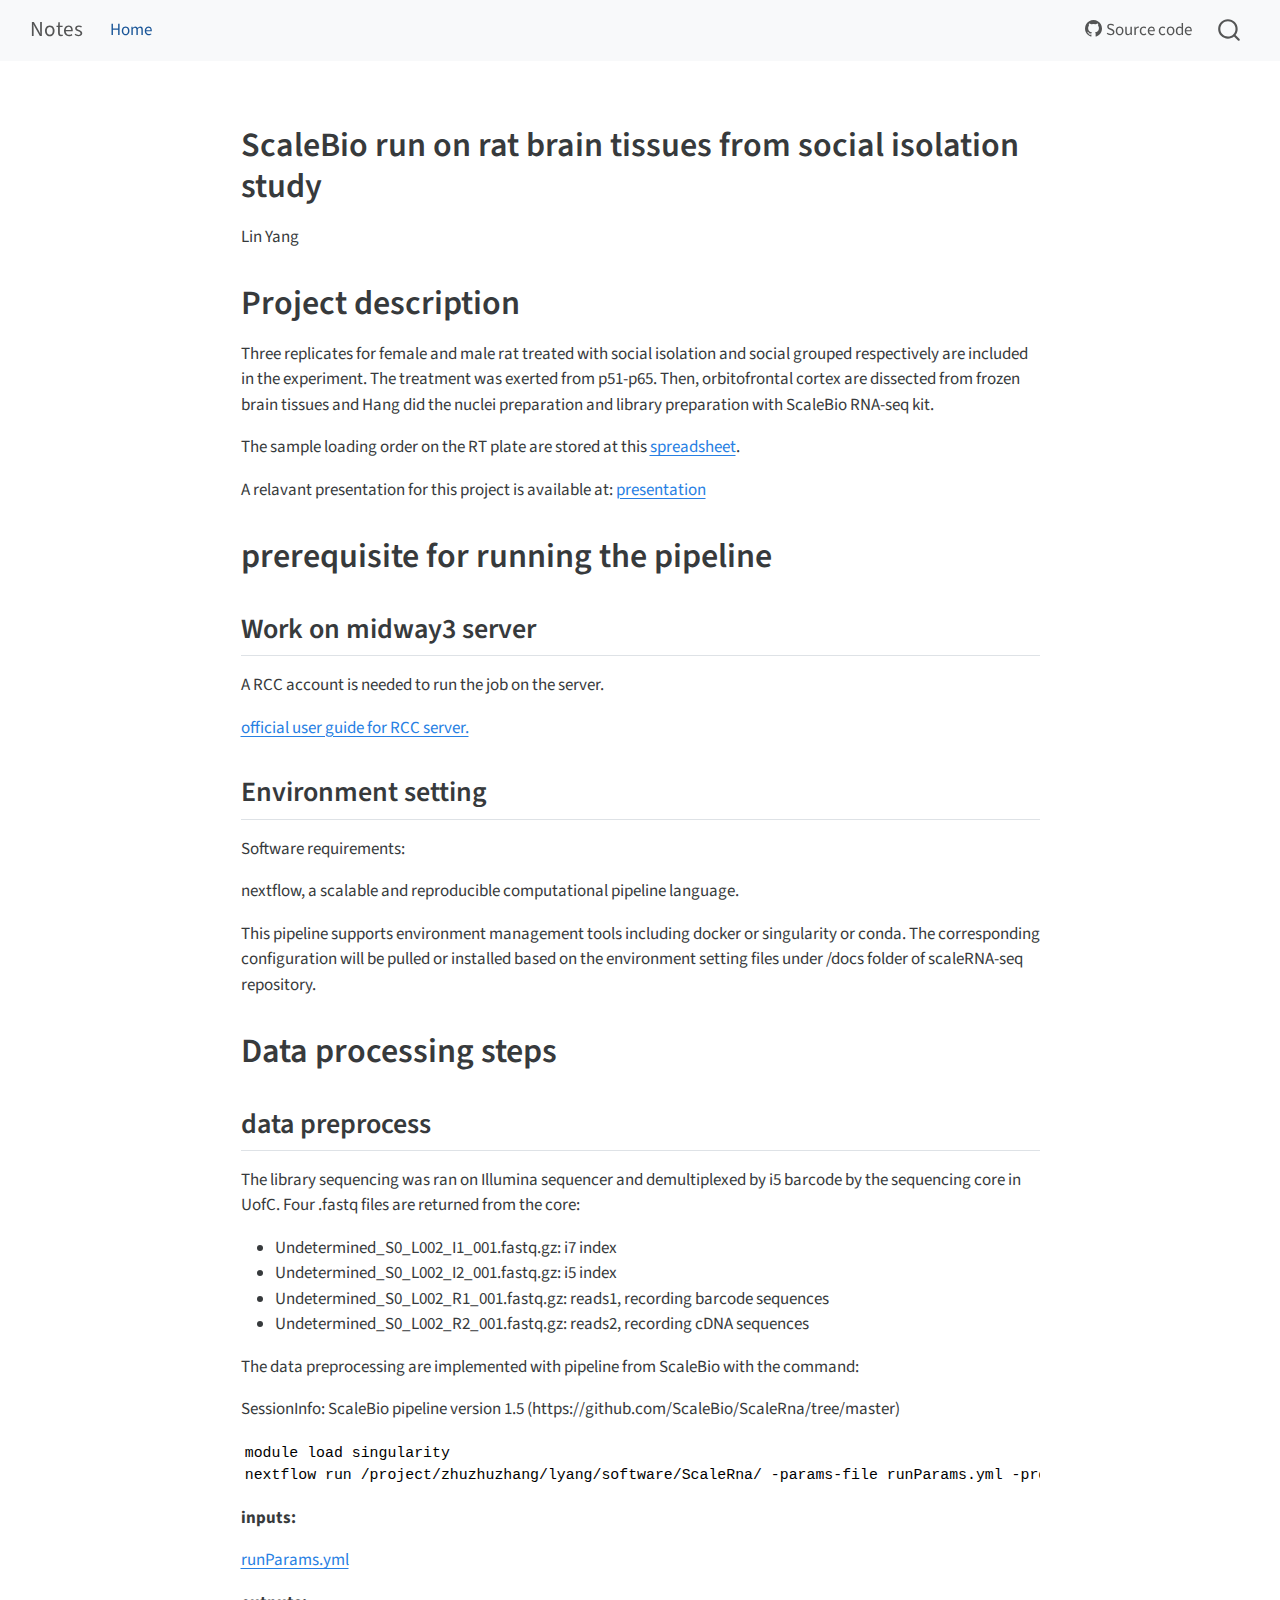
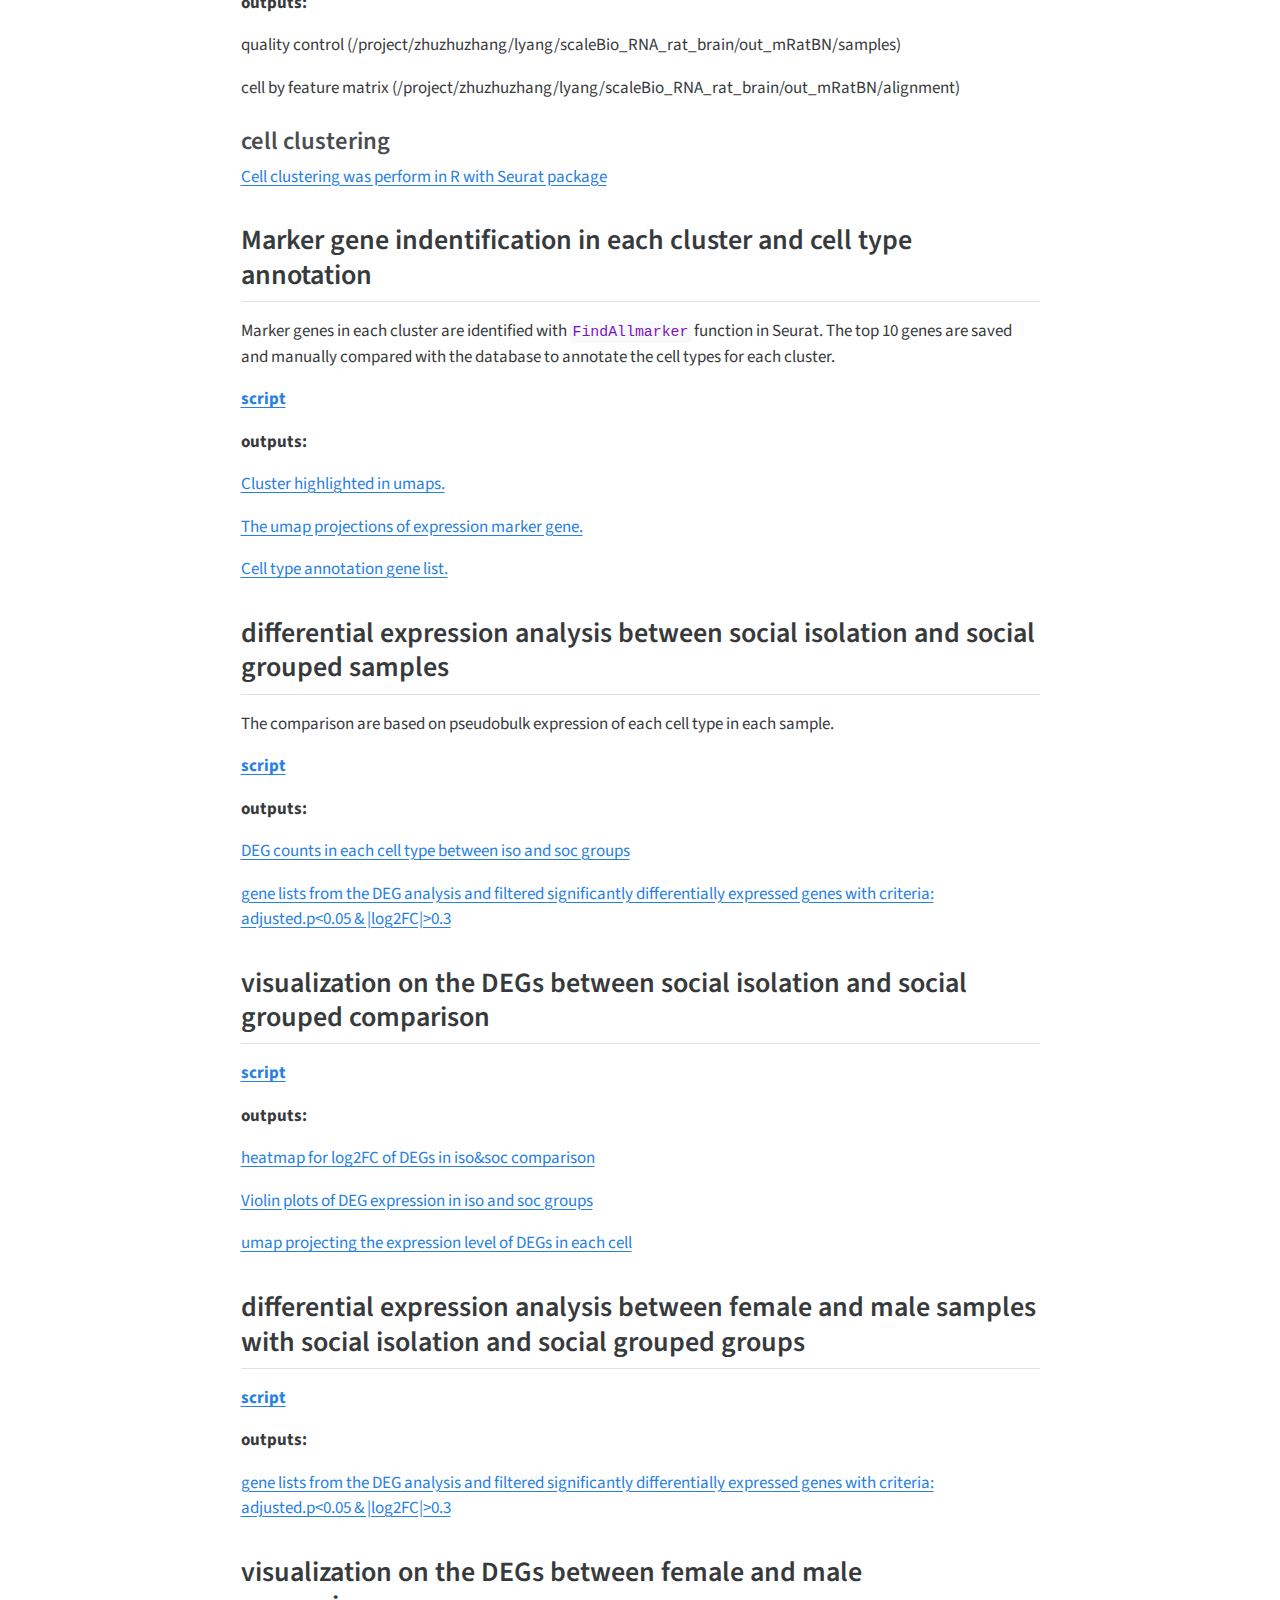
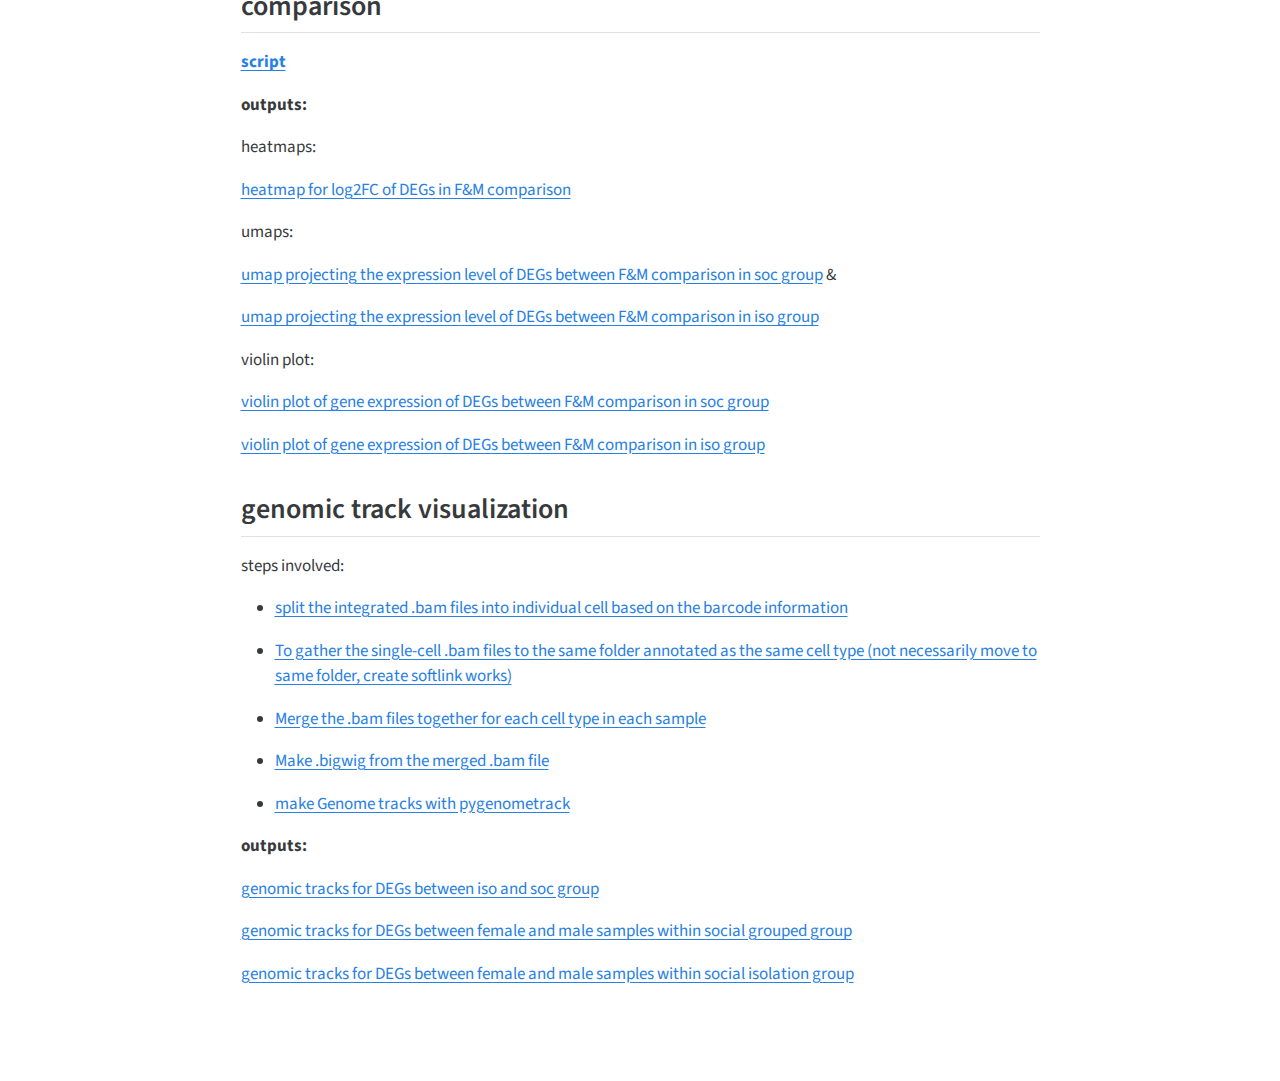
<file: docs/index.html>
<!DOCTYPE html>
<html xmlns="http://www.w3.org/1999/xhtml" lang="en" xml:lang="en"><head>

<meta charset="utf-8">
<meta name="generator" content="quarto-99.9.9">

<meta name="viewport" content="width=device-width, initial-scale=1.0, user-scalable=yes">


<title>Notes</title>
<style>
code{white-space: pre-wrap;}
span.smallcaps{font-variant: small-caps;}
div.columns{display: flex; gap: min(4vw, 1.5em);}
div.column{flex: auto; overflow-x: auto;}
div.hanging-indent{margin-left: 1.5em; text-indent: -1.5em;}
ul.task-list{list-style: none;}
ul.task-list li input[type="checkbox"] {
  width: 0.8em;
  margin: 0 0.8em 0.2em -1em; /* quarto-specific, see https://github.com/quarto-dev/quarto-cli/issues/4556 */ 
  vertical-align: middle;
}
</style>


<script src="site_libs/quarto-nav/quarto-nav.js"></script>
<script src="site_libs/quarto-nav/headroom.min.js"></script>
<script src="site_libs/clipboard/clipboard.min.js"></script>
<script src="site_libs/quarto-search/autocomplete.umd.js"></script>
<script src="site_libs/quarto-search/fuse.min.js"></script>
<script src="site_libs/quarto-search/quarto-search.js"></script>
<meta name="quarto:offset" content="./">
<script src="site_libs/quarto-html/quarto.js"></script>
<script src="site_libs/quarto-html/popper.min.js"></script>
<script src="site_libs/quarto-html/tippy.umd.min.js"></script>
<script src="site_libs/quarto-html/anchor.min.js"></script>
<link href="site_libs/quarto-html/tippy.css" rel="stylesheet">
<link href="site_libs/quarto-html/quarto-syntax-highlighting.css" rel="stylesheet" id="quarto-text-highlighting-styles">
<script src="site_libs/bootstrap/bootstrap.min.js"></script>
<link href="site_libs/bootstrap/bootstrap-icons.css" rel="stylesheet">
<link href="site_libs/bootstrap/bootstrap.min.css" rel="stylesheet" id="quarto-bootstrap" data-mode="light">
<script id="quarto-search-options" type="application/json">{
  "location": "navbar",
  "copy-button": false,
  "collapse-after": 3,
  "panel-placement": "end",
  "type": "overlay",
  "limit": 50,
  "keyboard-shortcut": [
    "f",
    "/",
    "s"
  ],
  "show-item-context": false,
  "language": {
    "search-no-results-text": "No results",
    "search-matching-documents-text": "matching documents",
    "search-copy-link-title": "Copy link to search",
    "search-hide-matches-text": "Hide additional matches",
    "search-more-match-text": "more match in this document",
    "search-more-matches-text": "more matches in this document",
    "search-clear-button-title": "Clear",
    "search-detached-cancel-button-title": "Cancel",
    "search-submit-button-title": "Submit",
    "search-label": "Search"
  }
}</script>


<link rel="stylesheet" href="styles.css">
</head>

<body class="nav-fixed fullcontent">

<div id="quarto-search-results"></div>
  <header id="quarto-header" class="headroom fixed-top">
    <nav class="navbar navbar-expand-lg " data-bs-theme="dark">
      <div class="navbar-container container-fluid">
      <div class="navbar-brand-container mx-auto">
    <a class="navbar-brand" href="./index.html">
    <span class="navbar-title">Notes</span>
    </a>
  </div>
            <div id="quarto-search" class="" title="Search"></div>
          <button class="navbar-toggler" type="button" data-bs-toggle="collapse" data-bs-target="#navbarCollapse" aria-controls="navbarCollapse" aria-expanded="false" aria-label="Toggle navigation" onclick="if (window.quartoToggleHeadroom) { window.quartoToggleHeadroom(); }">
  <span class="navbar-toggler-icon"></span>
</button>
          <div class="collapse navbar-collapse" id="navbarCollapse">
            <ul class="navbar-nav navbar-nav-scroll me-auto">
  <li class="nav-item">
    <a class="nav-link active" href="./index.html" aria-current="page"> 
<span class="menu-text">Home</span></a>
  </li>  
</ul>
            <ul class="navbar-nav navbar-nav-scroll ms-auto">
  <li class="nav-item">
    <a class="nav-link" href="https://github.com/mmyoung/notebook-241114"> <i class="bi bi-github" role="img">
</i> 
<span class="menu-text">Source code</span></a>
  </li>  
</ul>
          </div> <!-- /navcollapse -->
          <div class="quarto-navbar-tools">
</div>
      </div> <!-- /container-fluid -->
    </nav>
</header>
<!-- content -->
<div id="quarto-content" class="quarto-container page-columns page-rows-contents page-layout-article page-navbar">
<!-- sidebar -->
<!-- margin-sidebar -->
    
<!-- main -->
<main class="content" id="quarto-document-content">




<section id="scalebio-run-on-rat-brain-tissues-from-social-isolation-study" class="level1">
<h1>ScaleBio run on rat brain tissues from social isolation study</h1>
<p>Lin Yang</p>
</section>
<section id="project-description" class="level1">
<h1>Project description</h1>
<p>Three replicates for female and male rat treated with social isolation and social grouped respectively are included in the experiment. The treatment was exerted from p51-p65. Then, orbitofrontal cortex are dissected from frozen brain tissues and Hang did the nuclei preparation and library preparation with ScaleBio RNA-seq kit.</p>
<p>The sample loading order on the RT plate are stored at this <a href="https://github.com/mmyoung/scaleBio-RNAseq-on-social_isolation-ratBrain/blob/master/data/9_6_24%2012%20OFC%20for%20ScaleRNA%20yield%20summary.xlsx">spreadsheet</a>.</p>
<p>A relavant presentation for this project is available at: <a href="https://uchicago.box.com/s/o20tc5qjuk0ekn20dbln4atk9shx8sb1">presentation</a></p>
</section>
<section id="prerequisite-for-running-the-pipeline" class="level1">
<h1>prerequisite for running the pipeline</h1>
<section id="work-on-midway3-server" class="level2">
<h2 class="anchored" data-anchor-id="work-on-midway3-server">Work on midway3 server</h2>
<p>A RCC account is needed to run the job on the server.</p>
<p><a href="https://rcc-uchicago.github.io/user-guide/">official user guide for RCC server.</a></p>
</section>
<section id="environment-setting" class="level2">
<h2 class="anchored" data-anchor-id="environment-setting">Environment setting</h2>
<p>Software requirements:</p>
<p>nextflow, a scalable and reproducible computational pipeline language.</p>
<p>This pipeline supports environment management tools including docker or singularity or conda. The corresponding configuration will be pulled or installed based on the environment setting files under /docs folder of scaleRNA-seq repository.</p>
</section>
</section>
<section id="data-processing-steps" class="level1">
<h1>Data processing steps</h1>
<section id="data-preprocess" class="level2">
<h2 class="anchored" data-anchor-id="data-preprocess">data preprocess</h2>
<p>The library sequencing was ran on Illumina sequencer and demultiplexed by i5 barcode by the sequencing core in UofC. Four .fastq files are returned from the core:</p>
<ul>
<li>Undetermined_S0_L002_I1_001.fastq.gz: i7 index</li>
<li>Undetermined_S0_L002_I2_001.fastq.gz: i5 index</li>
<li>Undetermined_S0_L002_R1_001.fastq.gz: reads1, recording barcode sequences</li>
<li>Undetermined_S0_L002_R2_001.fastq.gz: reads2, recording cDNA sequences</li>
</ul>
<p>The data preprocessing are implemented with pipeline from ScaleBio with the command:</p>
<p>SessionInfo: ScaleBio pipeline version 1.5 (https://github.com/ScaleBio/ScaleRna/tree/master)</p>
<pre><code>module load singularity
nextflow run /project/zhuzhuzhang/lyang/software/ScaleRna/ -params-file runParams.yml -profile singularity --outDir /project/zhuzhuzhang/lyang/scaleBio_RNA_rat_brain/out_mRatBN —-splitFastq true</code></pre>
<p><strong>inputs:</strong></p>
<p><a href="https://github.com/mmyoung/scaleBio-RNAseq-on-social_isolation-ratBrain/blob/master/script/runParams.yml">runParams.yml</a></p>
<p><strong>outputs:</strong></p>
<p>quality control (/project/zhuzhuzhang/lyang/scaleBio_RNA_rat_brain/out_mRatBN/samples)</p>
<p>cell by feature matrix (/project/zhuzhuzhang/lyang/scaleBio_RNA_rat_brain/out_mRatBN/alignment)</p>
<section id="cell-clustering" class="level3">
<h3 class="anchored" data-anchor-id="cell-clustering">cell clustering</h3>
<p><a href="cell_clustering.html">Cell clustering was perform in R with Seurat package</a></p>
</section>
</section>
<section id="marker-gene-indentification-in-each-cluster-and-cell-type-annotation" class="level2">
<h2 class="anchored" data-anchor-id="marker-gene-indentification-in-each-cluster-and-cell-type-annotation">Marker gene indentification in each cluster and cell type annotation</h2>
<p>Marker genes in each cluster are identified with <code>FindAllmarker</code> function in Seurat. The top 10 genes are saved and manually compared with the database to annotate the cell types for each cluster.</p>
<p><a href="cluster_annotation.html"><strong>script</strong></a></p>
<p><strong>outputs:</strong></p>
<p><a href="https://drive.google.com/file/d/1p-tYEjZUDYtx7mR7NflJWEPTR0LNpI-M/view?usp=drive_link">Cluster highlighted in umaps.</a></p>
<p><a href="https://drive.google.com/file/d/1xW9gSP3w7PrulhY3mcOuhQFS0VB0sfg1/view?usp=drive_link">The umap projections of expression marker gene.</a></p>
<p><a href="https://docs.google.com/spreadsheets/d/17Y31mBy9B0aljy72LLnAPNpoxCN6zZLhlXBFzCg-awM/edit?usp=drive_link">Cell type annotation gene list.</a></p>
</section>
<section id="differential-expression-analysis-between-social-isolation-and-social-grouped-samples" class="level2">
<h2 class="anchored" data-anchor-id="differential-expression-analysis-between-social-isolation-and-social-grouped-samples">differential expression analysis between social isolation and social grouped samples</h2>
<p>The comparison are based on pseudobulk expression of each cell type in each sample.</p>
<p><a href="DEG_analysis_iso_vs_soc.html"><strong>script</strong></a></p>
<p><strong>outputs:</strong></p>
<p><a href="https://drive.google.com/file/d/1WzTyDMGrbLhniw3PyvdQhK68E4gdXiCn/view?usp=drive_link">DEG counts in each cell type between iso and soc groups</a></p>
<p><a href="https://drive.google.com/drive/folders/1vyPnJ4aQlVgrAcMo2c_cSNqdUHIiz79B?usp=drive_link">gene lists from the DEG analysis and filtered significantly differentially expressed genes with criteria: adjusted.p&lt;0.05 &amp; |log2FC|&gt;0.3</a></p>
</section>
<section id="visualization-on-the-degs-between-social-isolation-and-social-grouped-comparison" class="level2">
<h2 class="anchored" data-anchor-id="visualization-on-the-degs-between-social-isolation-and-social-grouped-comparison">visualization on the DEGs between social isolation and social grouped comparison</h2>
<p><a href="iso_vs_soc_DEG_visualization.html"><strong>script</strong></a></p>
<p><strong>outputs:</strong></p>
<p><a href="https://drive.google.com/file/d/1OiL4bKcFYW8W-O-f-YtGFc5CgXv-2OYP/view?usp=drive_link">heatmap for log2FC of DEGs in iso&amp;soc comparison</a></p>
<p><a href="https://drive.google.com/file/d/12bkUK9wwWnwjBqQUuQmsxsbzI_nVF-8V/view?usp=drive_link">Violin plots of DEG expression in iso and soc groups</a></p>
<p><a href="https://drive.google.com/file/d/1XUcQwIZnNIeu8fGhCLbE9HwYXYf-RSao/view?usp=drive_link">umap projecting the expression level of DEGs in each cell</a></p>
</section>
<section id="differential-expression-analysis-between-female-and-male-samples-with-social-isolation-and-social-grouped-groups" class="level2">
<h2 class="anchored" data-anchor-id="differential-expression-analysis-between-female-and-male-samples-with-social-isolation-and-social-grouped-groups">differential expression analysis between female and male samples with social isolation and social grouped groups</h2>
<p><a href="DEG_analysis_F_vs_M.html"><strong>script</strong></a></p>
<p><strong>outputs:</strong></p>
<p><a href="https://drive.google.com/drive/folders/1R0_wEIfob2jwujwN7ijTYtl6ExWU-4Sz?usp=drive_link">gene lists from the DEG analysis and filtered significantly differentially expressed genes with criteria: adjusted.p&lt;0.05 &amp; |log2FC|&gt;0.3</a></p>
</section>
<section id="visualization-on-the-degs-between-female-and-male-comparison" class="level2">
<h2 class="anchored" data-anchor-id="visualization-on-the-degs-between-female-and-male-comparison">visualization on the DEGs between female and male comparison</h2>
<p><a href="sex_DEG_plot.html"><strong>script</strong></a></p>
<p><strong>outputs:</strong></p>
<p>heatmaps:</p>
<p><a href="https://drive.google.com/drive/folders/1-MPa-pQrpmmMFsI-UmCmYJUmbA7dZKXz?usp=drive_link">heatmap for log2FC of DEGs in F&amp;M comparison</a></p>
<p>umaps:</p>
<p><a href="https://drive.google.com/file/d/1ujv1Oxv-nIDN9WiGDA9KChfhR6LS5nWl/view?usp=drive_link">umap projecting the expression level of DEGs between F&amp;M comparison in soc group</a> &amp;</p>
<p><a href="https://drive.google.com/file/d/1vyZy_f4YklpoiqHshb8UcBFwxCYjaVjk/view?usp=drive_link">umap projecting the expression level of DEGs between F&amp;M comparison in iso group</a></p>
<p>violin plot:</p>
<p><a href="https://drive.google.com/file/d/1GnPFiDTRAboEHK_34HY5XSBzRK9bS01T/view?usp=drive_link">violin plot of gene expression of DEGs between F&amp;M comparison in soc group</a></p>
<p><a href="https://drive.google.com/file/d/1elizpJDO6-6KoptOsUv8xzSR96Oi7R4r/view?usp=drive_link">violin plot of gene expression of DEGs between F&amp;M comparison in iso group</a></p>
</section>
<section id="genomic-track-visualization" class="level2">
<h2 class="anchored" data-anchor-id="genomic-track-visualization">genomic track visualization</h2>
<p>steps involved:</p>
<ul>
<li><p><a href="https://github.com/mmyoung/scaleBio-RNAseq-on-social_isolation-ratBrain/blob/master/script/workflow.sh">split the integrated .bam files into individual cell based on the barcode information</a></p></li>
<li><p><a href="https://github.com/mmyoung/scaleBio-RNAseq-on-social_isolation-ratBrain/blob/master/script/run_bam_gather.sh">To gather the single-cell .bam files to the same folder annotated as the same cell type (not necessarily move to same folder, create softlink works)</a></p></li>
<li><p><a href="https://github.com/mmyoung/scaleBio-RNAseq-on-social_isolation-ratBrain/blob/master/script/samtools_merge.sh">Merge the .bam files together for each cell type in each sample</a></p></li>
<li><p><a href="https://github.com/mmyoung/scaleBio-RNAseq-on-social_isolation-ratBrain/blob/master/script/make_bigwig.sh">Make .bigwig from the merged .bam file</a></p></li>
<li><p><a href="https://github.com/mmyoung/scaleBio-RNAseq-on-social_isolation-ratBrain/blob/master/script/soc_FvsM_pygenometrack.sh">make Genome tracks with pygenometrack</a></p></li>
</ul>
<p><strong>outputs:</strong></p>
<p><a href="https://drive.google.com/drive/folders/1p_kkoN8zhyrLlQNvoj-Q3ZFO7TcZRzud?usp=drive_link">genomic tracks for DEGs between iso and soc group</a></p>
<p><a href="https://drive.google.com/drive/folders/1qkaMRzq55wz0G5NuLYIKtPtaJMTRg-qI?usp=drive_link">genomic tracks for DEGs between female and male samples within social grouped group</a></p>
<p><a href="https://drive.google.com/drive/folders/1qZ92qN0spLHe23nCOtUvAFTnFiRIa_VZ?usp=drive_link">genomic tracks for DEGs between female and male samples within social isolation group</a></p>


</section>
</section>

</main> <!-- /main -->
<script id="quarto-html-after-body" type="application/javascript">
window.document.addEventListener("DOMContentLoaded", function (event) {
  const toggleBodyColorMode = (bsSheetEl) => {
    const mode = bsSheetEl.getAttribute("data-mode");
    const bodyEl = window.document.querySelector("body");
    if (mode === "dark") {
      bodyEl.classList.add("quarto-dark");
      bodyEl.classList.remove("quarto-light");
    } else {
      bodyEl.classList.add("quarto-light");
      bodyEl.classList.remove("quarto-dark");
    }
  }
  const toggleBodyColorPrimary = () => {
    const bsSheetEl = window.document.querySelector("link#quarto-bootstrap");
    if (bsSheetEl) {
      toggleBodyColorMode(bsSheetEl);
    }
  }
  toggleBodyColorPrimary();  
  const icon = "";
  const anchorJS = new window.AnchorJS();
  anchorJS.options = {
    placement: 'right',
    icon: icon
  };
  anchorJS.add('.anchored');
  const isCodeAnnotation = (el) => {
    for (const clz of el.classList) {
      if (clz.startsWith('code-annotation-')) {                     
        return true;
      }
    }
    return false;
  }
  const clipboard = new window.ClipboardJS('.code-copy-button', {
    text: function(trigger) {
      const codeEl = trigger.previousElementSibling.cloneNode(true);
      for (const childEl of codeEl.children) {
        if (isCodeAnnotation(childEl)) {
          childEl.remove();
        }
      }
      return codeEl.innerText;
    }
  });
  clipboard.on('success', function(e) {
    // button target
    const button = e.trigger;
    // don't keep focus
    button.blur();
    // flash "checked"
    button.classList.add('code-copy-button-checked');
    var currentTitle = button.getAttribute("title");
    button.setAttribute("title", "Copied!");
    let tooltip;
    if (window.bootstrap) {
      button.setAttribute("data-bs-toggle", "tooltip");
      button.setAttribute("data-bs-placement", "left");
      button.setAttribute("data-bs-title", "Copied!");
      tooltip = new bootstrap.Tooltip(button, 
        { trigger: "manual", 
          customClass: "code-copy-button-tooltip",
          offset: [0, -8]});
      tooltip.show();    
    }
    setTimeout(function() {
      if (tooltip) {
        tooltip.hide();
        button.removeAttribute("data-bs-title");
        button.removeAttribute("data-bs-toggle");
        button.removeAttribute("data-bs-placement");
      }
      button.setAttribute("title", currentTitle);
      button.classList.remove('code-copy-button-checked');
    }, 1000);
    // clear code selection
    e.clearSelection();
  });
  function tippyHover(el, contentFn, onTriggerFn, onUntriggerFn) {
    const config = {
      allowHTML: true,
      maxWidth: 500,
      delay: 100,
      arrow: false,
      appendTo: function(el) {
          return el.parentElement;
      },
      interactive: true,
      interactiveBorder: 10,
      theme: 'quarto',
      placement: 'bottom-start',
    };
    if (contentFn) {
      config.content = contentFn;
    }
    if (onTriggerFn) {
      config.onTrigger = onTriggerFn;
    }
    if (onUntriggerFn) {
      config.onUntrigger = onUntriggerFn;
    }
    window.tippy(el, config); 
  }
  const noterefs = window.document.querySelectorAll('a[role="doc-noteref"]');
  for (var i=0; i<noterefs.length; i++) {
    const ref = noterefs[i];
    tippyHover(ref, function() {
      // use id or data attribute instead here
      let href = ref.getAttribute('data-footnote-href') || ref.getAttribute('href');
      try { href = new URL(href).hash; } catch {}
      const id = href.replace(/^#\/?/, "");
      const note = window.document.getElementById(id);
      return note.innerHTML;
    });
  }
  const xrefs = window.document.querySelectorAll('a.quarto-xref');
  const processXRef = (id, note) => {
    // Strip column container classes
    const stripColumnClz = (el) => {
      el.classList.remove("page-full", "page-columns");
      if (el.children) {
        for (const child of el.children) {
          stripColumnClz(child);
        }
      }
    }
    stripColumnClz(note)
    const typesetMath = (el) => {
      if (window.MathJax) {
        // MathJax Typeset
        window.MathJax.typeset([el]);
      } else if (window.katex) {
        // KaTeX Render
        var mathElements = el.getElementsByClassName("math");
        var macros = [];
        for (var i = 0; i < mathElements.length; i++) {
          var texText = mathElements[i].firstChild;
          if (mathElements[i].tagName == "SPAN") {
            window.katex.render(texText.data, mathElements[i], {
              displayMode: mathElements[i].classList.contains('display'),
              throwOnError: false,
              macros: macros,
              fleqn: false
            });
          }
        }
      }
    }
    if (id === null || id.startsWith('sec-')) {
      // Special case sections, only their first couple elements
      const container = document.createElement("div");
      if (note.children && note.children.length > 2) {
        for (let i = 0; i < 2; i++) {
          container.appendChild(note.children[i].cloneNode(true));
        }
        typesetMath(container);
        return container.innerHTML
      } else {
        typesetMath(note);
        return note.innerHTML;
      }
    } else {
      // Remove any anchor links if they are present
      const anchorLink = note.querySelector('a.anchorjs-link');
      if (anchorLink) {
        anchorLink.remove();
      }
      typesetMath(note);
      return note.innerHTML;
    }
  }
  for (var i=0; i<xrefs.length; i++) {
    const xref = xrefs[i];
    tippyHover(xref, undefined, function(instance) {
      instance.disable();
      let url = xref.getAttribute('href');
      let hash = undefined; 
      if (url.startsWith('#')) {
        hash = url;
      } else {
        try { hash = new URL(url).hash; } catch {}
      }
      if (hash) {
        const id = hash.replace(/^#\/?/, "");
        const note = window.document.getElementById(id);
        if (note !== null) {
          try {
            const html = processXRef(id, note.cloneNode(true));
            instance.setContent(html);
          } finally {
            instance.enable();
            instance.show();
          }
        } else {
          // See if we can fetch this
          fetch(url.split('#')[0])
          .then(res => res.text())
          .then(html => {
            const parser = new DOMParser();
            const htmlDoc = parser.parseFromString(html, "text/html");
            const note = htmlDoc.getElementById(id);
            if (note !== null) {
              const html = processXRef(id, note);
              instance.setContent(html);
            } 
          }).finally(() => {
            instance.enable();
            instance.show();
          });
        }
      } else {
        // See if we can fetch a full url (with no hash to target)
        // This is a special case and we should probably do some content thinning / targeting
        fetch(url)
        .then(res => res.text())
        .then(html => {
          const parser = new DOMParser();
          const htmlDoc = parser.parseFromString(html, "text/html");
          const note = htmlDoc.querySelector('main.content');
          if (note !== null) {
            // This should only happen for chapter cross references
            // (since there is no id in the URL)
            // remove the first header
            if (note.children.length > 0 && note.children[0].tagName === "HEADER") {
              note.children[0].remove();
            }
            const html = processXRef(null, note);
            instance.setContent(html);
          } 
        }).finally(() => {
          instance.enable();
          instance.show();
        });
      }
    }, function(instance) {
    });
  }
      let selectedAnnoteEl;
      const selectorForAnnotation = ( cell, annotation) => {
        let cellAttr = 'data-code-cell="' + cell + '"';
        let lineAttr = 'data-code-annotation="' +  annotation + '"';
        const selector = 'span[' + cellAttr + '][' + lineAttr + ']';
        return selector;
      }
      const selectCodeLines = (annoteEl) => {
        const doc = window.document;
        const targetCell = annoteEl.getAttribute("data-target-cell");
        const targetAnnotation = annoteEl.getAttribute("data-target-annotation");
        const annoteSpan = window.document.querySelector(selectorForAnnotation(targetCell, targetAnnotation));
        const lines = annoteSpan.getAttribute("data-code-lines").split(",");
        const lineIds = lines.map((line) => {
          return targetCell + "-" + line;
        })
        let top = null;
        let height = null;
        let parent = null;
        if (lineIds.length > 0) {
            //compute the position of the single el (top and bottom and make a div)
            const el = window.document.getElementById(lineIds[0]);
            top = el.offsetTop;
            height = el.offsetHeight;
            parent = el.parentElement.parentElement;
          if (lineIds.length > 1) {
            const lastEl = window.document.getElementById(lineIds[lineIds.length - 1]);
            const bottom = lastEl.offsetTop + lastEl.offsetHeight;
            height = bottom - top;
          }
          if (top !== null && height !== null && parent !== null) {
            // cook up a div (if necessary) and position it 
            let div = window.document.getElementById("code-annotation-line-highlight");
            if (div === null) {
              div = window.document.createElement("div");
              div.setAttribute("id", "code-annotation-line-highlight");
              div.style.position = 'absolute';
              parent.appendChild(div);
            }
            div.style.top = top - 2 + "px";
            div.style.height = height + 4 + "px";
            div.style.left = 0;
            let gutterDiv = window.document.getElementById("code-annotation-line-highlight-gutter");
            if (gutterDiv === null) {
              gutterDiv = window.document.createElement("div");
              gutterDiv.setAttribute("id", "code-annotation-line-highlight-gutter");
              gutterDiv.style.position = 'absolute';
              const codeCell = window.document.getElementById(targetCell);
              const gutter = codeCell.querySelector('.code-annotation-gutter');
              gutter.appendChild(gutterDiv);
            }
            gutterDiv.style.top = top - 2 + "px";
            gutterDiv.style.height = height + 4 + "px";
          }
          selectedAnnoteEl = annoteEl;
        }
      };
      const unselectCodeLines = () => {
        const elementsIds = ["code-annotation-line-highlight", "code-annotation-line-highlight-gutter"];
        elementsIds.forEach((elId) => {
          const div = window.document.getElementById(elId);
          if (div) {
            div.remove();
          }
        });
        selectedAnnoteEl = undefined;
      };
        // Handle positioning of the toggle
    window.addEventListener(
      "resize",
      throttle(() => {
        elRect = undefined;
        if (selectedAnnoteEl) {
          selectCodeLines(selectedAnnoteEl);
        }
      }, 10)
    );
    function throttle(fn, ms) {
    let throttle = false;
    let timer;
      return (...args) => {
        if(!throttle) { // first call gets through
            fn.apply(this, args);
            throttle = true;
        } else { // all the others get throttled
            if(timer) clearTimeout(timer); // cancel #2
            timer = setTimeout(() => {
              fn.apply(this, args);
              timer = throttle = false;
            }, ms);
        }
      };
    }
      // Attach click handler to the DT
      const annoteDls = window.document.querySelectorAll('dt[data-target-cell]');
      for (const annoteDlNode of annoteDls) {
        annoteDlNode.addEventListener('click', (event) => {
          const clickedEl = event.target;
          if (clickedEl !== selectedAnnoteEl) {
            unselectCodeLines();
            const activeEl = window.document.querySelector('dt[data-target-cell].code-annotation-active');
            if (activeEl) {
              activeEl.classList.remove('code-annotation-active');
            }
            selectCodeLines(clickedEl);
            clickedEl.classList.add('code-annotation-active');
          } else {
            // Unselect the line
            unselectCodeLines();
            clickedEl.classList.remove('code-annotation-active');
          }
        });
      }
  const findCites = (el) => {
    const parentEl = el.parentElement;
    if (parentEl) {
      const cites = parentEl.dataset.cites;
      if (cites) {
        return {
          el,
          cites: cites.split(' ')
        };
      } else {
        return findCites(el.parentElement)
      }
    } else {
      return undefined;
    }
  };
  var bibliorefs = window.document.querySelectorAll('a[role="doc-biblioref"]');
  for (var i=0; i<bibliorefs.length; i++) {
    const ref = bibliorefs[i];
    const citeInfo = findCites(ref);
    if (citeInfo) {
      tippyHover(citeInfo.el, function() {
        var popup = window.document.createElement('div');
        citeInfo.cites.forEach(function(cite) {
          var citeDiv = window.document.createElement('div');
          citeDiv.classList.add('hanging-indent');
          citeDiv.classList.add('csl-entry');
          var biblioDiv = window.document.getElementById('ref-' + cite);
          if (biblioDiv) {
            citeDiv.innerHTML = biblioDiv.innerHTML;
          }
          popup.appendChild(citeDiv);
        });
        return popup.innerHTML;
      });
    }
  }
});
</script>
</div> <!-- /content -->




</body></html>
</file>
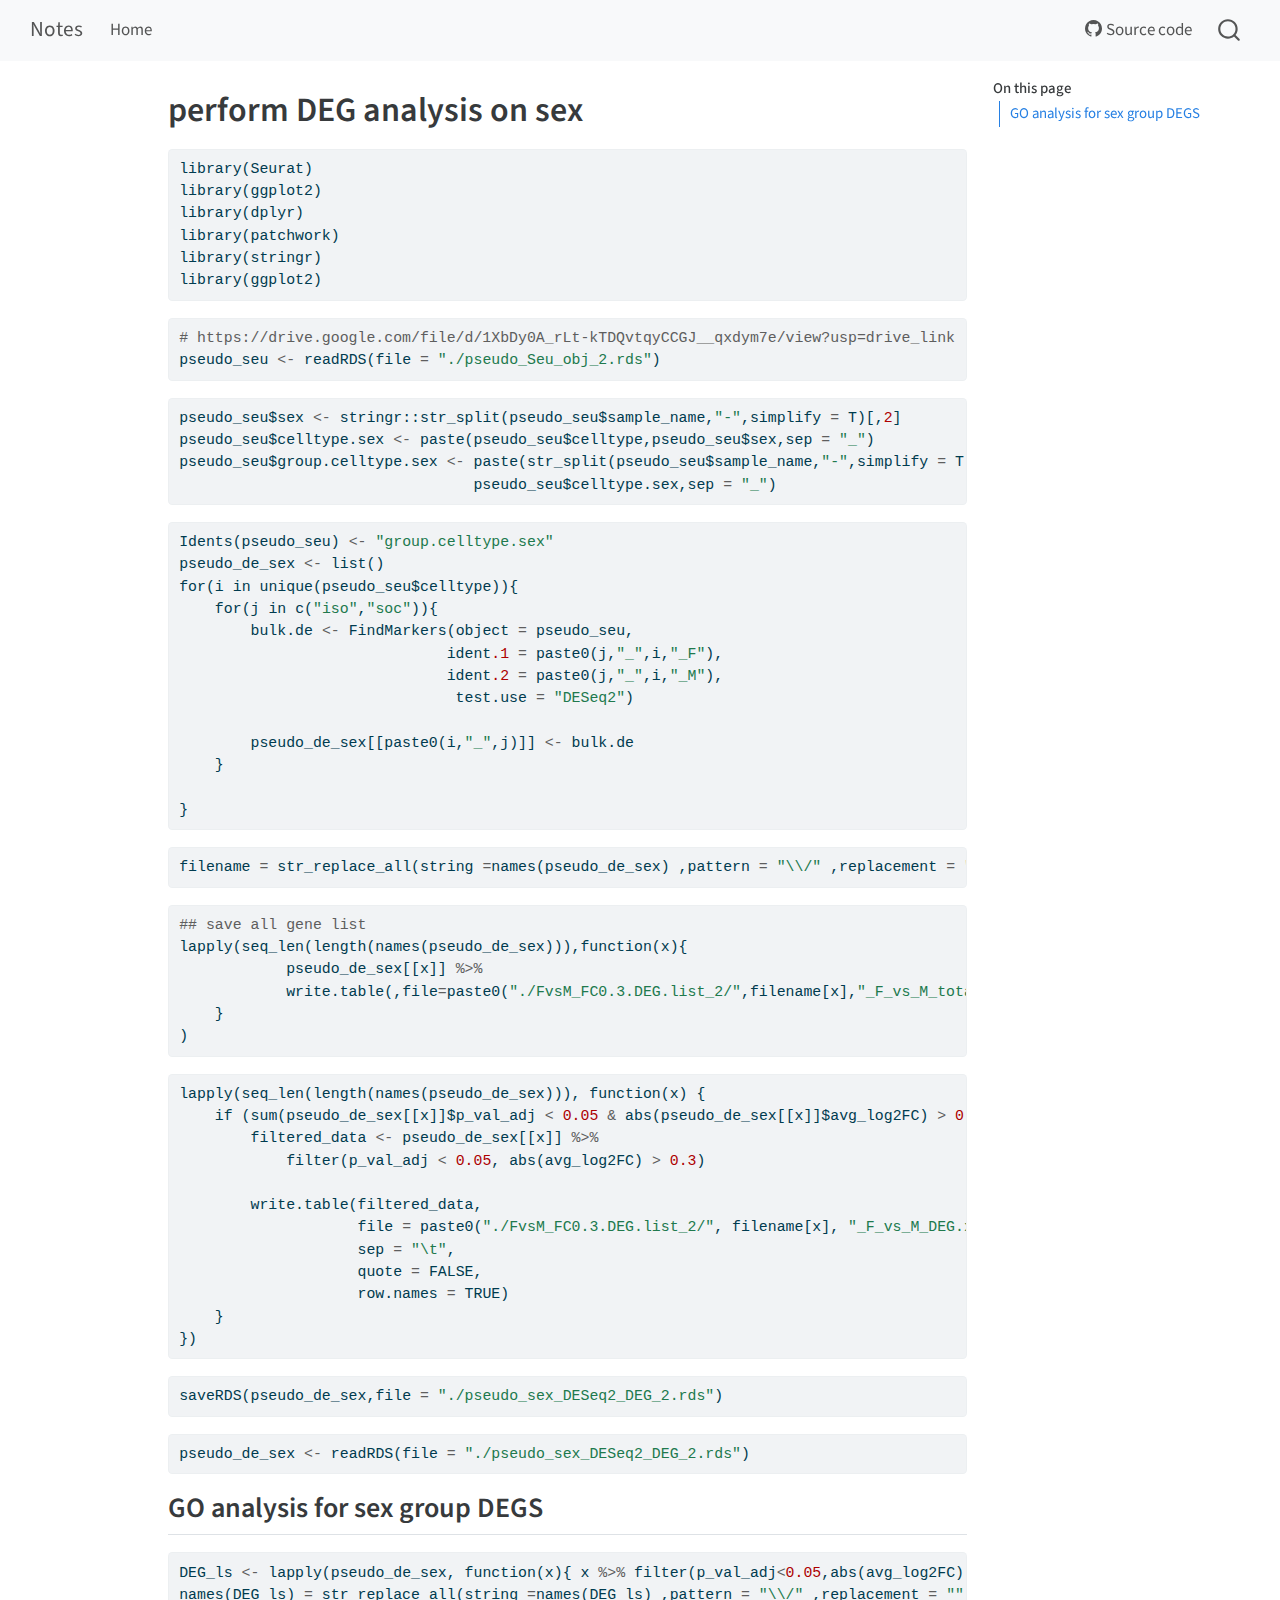
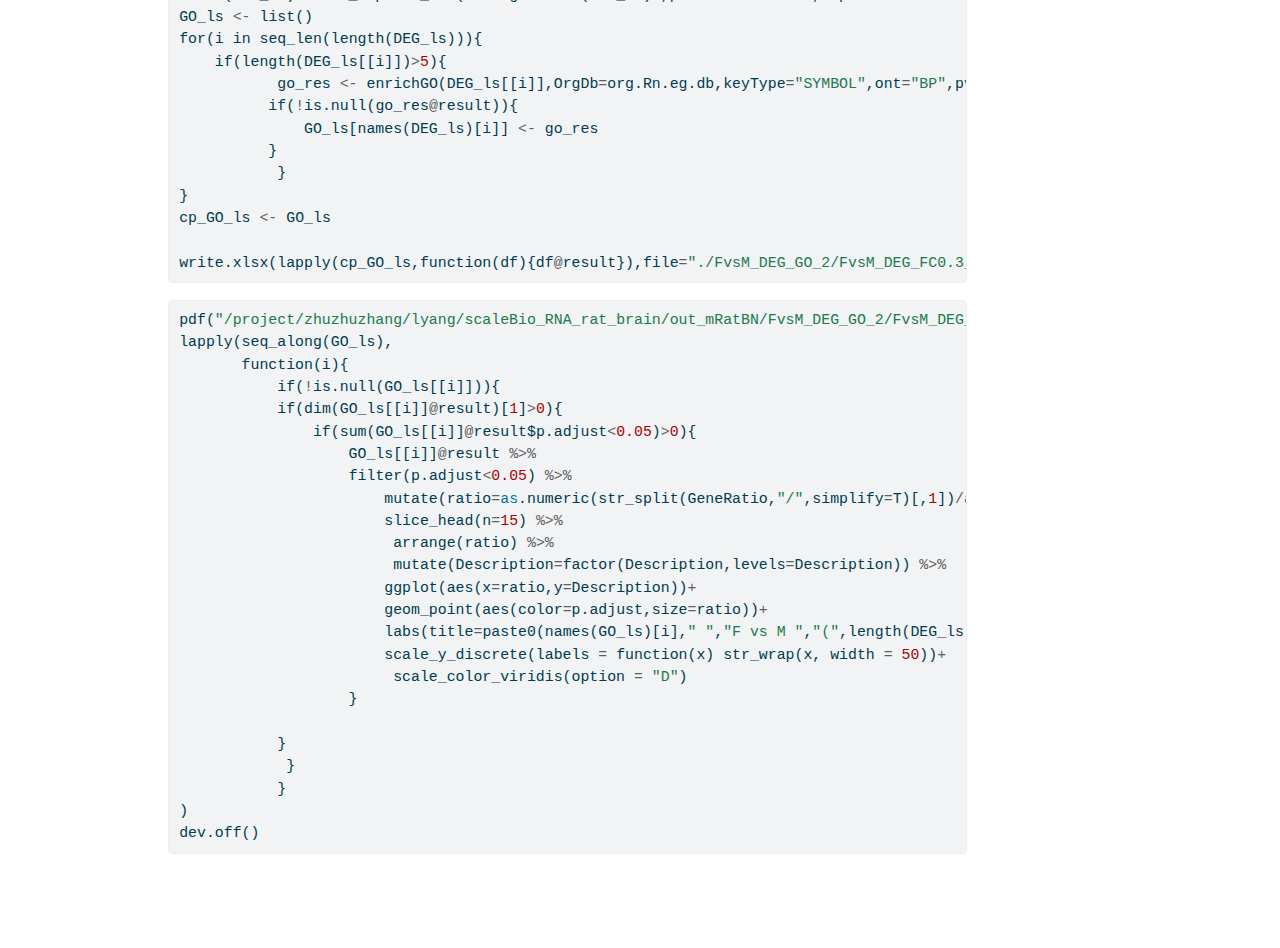
<file: docs/DEG_analysis_F_vs_M.html>
<!DOCTYPE html>
<html xmlns="http://www.w3.org/1999/xhtml" lang="en" xml:lang="en"><head>

<meta charset="utf-8">
<meta name="generator" content="quarto-99.9.9">

<meta name="viewport" content="width=device-width, initial-scale=1.0, user-scalable=yes">


<title>Notes - perform DEG analysis on sex</title>
<style>
code{white-space: pre-wrap;}
span.smallcaps{font-variant: small-caps;}
div.columns{display: flex; gap: min(4vw, 1.5em);}
div.column{flex: auto; overflow-x: auto;}
div.hanging-indent{margin-left: 1.5em; text-indent: -1.5em;}
ul.task-list{list-style: none;}
ul.task-list li input[type="checkbox"] {
  width: 0.8em;
  margin: 0 0.8em 0.2em -1em; /* quarto-specific, see https://github.com/quarto-dev/quarto-cli/issues/4556 */ 
  vertical-align: middle;
}
/* CSS for syntax highlighting */
pre > code.sourceCode { white-space: pre; position: relative; }
pre > code.sourceCode > span { line-height: 1.25; }
pre > code.sourceCode > span:empty { height: 1.2em; }
.sourceCode { overflow: visible; }
code.sourceCode > span { color: inherit; text-decoration: inherit; }
div.sourceCode { margin: 1em 0; }
pre.sourceCode { margin: 0; }
@media screen {
div.sourceCode { overflow: auto; }
}
@media print {
pre > code.sourceCode { white-space: pre-wrap; }
pre > code.sourceCode > span { text-indent: -5em; padding-left: 5em; }
}
pre.numberSource code
  { counter-reset: source-line 0; }
pre.numberSource code > span
  { position: relative; left: -4em; counter-increment: source-line; }
pre.numberSource code > span > a:first-child::before
  { content: counter(source-line);
    position: relative; left: -1em; text-align: right; vertical-align: baseline;
    border: none; display: inline-block;
    -webkit-touch-callout: none; -webkit-user-select: none;
    -khtml-user-select: none; -moz-user-select: none;
    -ms-user-select: none; user-select: none;
    padding: 0 4px; width: 4em;
  }
pre.numberSource { margin-left: 3em;  padding-left: 4px; }
div.sourceCode
  {   }
@media screen {
pre > code.sourceCode > span > a:first-child::before { text-decoration: underline; }
}
</style>


<script src="site_libs/quarto-nav/quarto-nav.js"></script>
<script src="site_libs/quarto-nav/headroom.min.js"></script>
<script src="site_libs/clipboard/clipboard.min.js"></script>
<script src="site_libs/quarto-search/autocomplete.umd.js"></script>
<script src="site_libs/quarto-search/fuse.min.js"></script>
<script src="site_libs/quarto-search/quarto-search.js"></script>
<meta name="quarto:offset" content="./">
<script src="site_libs/quarto-html/quarto.js"></script>
<script src="site_libs/quarto-html/popper.min.js"></script>
<script src="site_libs/quarto-html/tippy.umd.min.js"></script>
<script src="site_libs/quarto-html/anchor.min.js"></script>
<link href="site_libs/quarto-html/tippy.css" rel="stylesheet">
<link href="site_libs/quarto-html/quarto-syntax-highlighting.css" rel="stylesheet" id="quarto-text-highlighting-styles">
<script src="site_libs/bootstrap/bootstrap.min.js"></script>
<link href="site_libs/bootstrap/bootstrap-icons.css" rel="stylesheet">
<link href="site_libs/bootstrap/bootstrap.min.css" rel="stylesheet" id="quarto-bootstrap" data-mode="light">
<script id="quarto-search-options" type="application/json">{
  "location": "navbar",
  "copy-button": false,
  "collapse-after": 3,
  "panel-placement": "end",
  "type": "overlay",
  "limit": 50,
  "keyboard-shortcut": [
    "f",
    "/",
    "s"
  ],
  "show-item-context": false,
  "language": {
    "search-no-results-text": "No results",
    "search-matching-documents-text": "matching documents",
    "search-copy-link-title": "Copy link to search",
    "search-hide-matches-text": "Hide additional matches",
    "search-more-match-text": "more match in this document",
    "search-more-matches-text": "more matches in this document",
    "search-clear-button-title": "Clear",
    "search-detached-cancel-button-title": "Cancel",
    "search-submit-button-title": "Submit",
    "search-label": "Search"
  }
}</script>


<link rel="stylesheet" href="styles.css">
</head>

<body class="nav-fixed">

<div id="quarto-search-results"></div>
  <header id="quarto-header" class="headroom fixed-top">
    <nav class="navbar navbar-expand-lg " data-bs-theme="dark">
      <div class="navbar-container container-fluid">
      <div class="navbar-brand-container mx-auto">
    <a class="navbar-brand" href="./index.html">
    <span class="navbar-title">Notes</span>
    </a>
  </div>
            <div id="quarto-search" class="" title="Search"></div>
          <button class="navbar-toggler" type="button" data-bs-toggle="collapse" data-bs-target="#navbarCollapse" aria-controls="navbarCollapse" aria-expanded="false" aria-label="Toggle navigation" onclick="if (window.quartoToggleHeadroom) { window.quartoToggleHeadroom(); }">
  <span class="navbar-toggler-icon"></span>
</button>
          <div class="collapse navbar-collapse" id="navbarCollapse">
            <ul class="navbar-nav navbar-nav-scroll me-auto">
  <li class="nav-item">
    <a class="nav-link" href="./index.html"> 
<span class="menu-text">Home</span></a>
  </li>  
</ul>
            <ul class="navbar-nav navbar-nav-scroll ms-auto">
  <li class="nav-item">
    <a class="nav-link" href="https://github.com/mmyoung/notebook-241114"> <i class="bi bi-github" role="img">
</i> 
<span class="menu-text">Source code</span></a>
  </li>  
</ul>
          </div> <!-- /navcollapse -->
          <div class="quarto-navbar-tools">
</div>
      </div> <!-- /container-fluid -->
    </nav>
</header>
<!-- content -->
<div id="quarto-content" class="quarto-container page-columns page-rows-contents page-layout-article page-navbar">
<!-- sidebar -->
<!-- margin-sidebar -->
    <div id="quarto-margin-sidebar" class="sidebar margin-sidebar">
        <nav id="TOC" role="doc-toc" class="toc-active">
    <h2 id="toc-title">On this page</h2>
   
  <ul>
  <li><a href="#go-analysis-for-sex-group-degs" id="toc-go-analysis-for-sex-group-degs" class="nav-link active" data-scroll-target="#go-analysis-for-sex-group-degs">GO analysis for sex group DEGS</a></li>
  </ul>
</nav>
    </div>
<!-- main -->
<main class="content" id="quarto-document-content">

<header id="title-block-header" class="quarto-title-block default">
<div class="quarto-title">
<h1 class="title">perform DEG analysis on sex</h1>
</div>



<div class="quarto-title-meta">

    
  
    
  </div>
  


</header>


<div id="c918651d-4fa0-4afc-9632-787aee36c0e5" class="cell" data-vscode="{&quot;languageId&quot;:&quot;r&quot;}">
<div class="sourceCode cell-code" id="cb1"><pre class="sourceCode python code-with-copy"><code class="sourceCode python"><span id="cb1-1"><a href="#cb1-1" aria-hidden="true" tabindex="-1"></a>library(Seurat)</span>
<span id="cb1-2"><a href="#cb1-2" aria-hidden="true" tabindex="-1"></a>library(ggplot2)</span>
<span id="cb1-3"><a href="#cb1-3" aria-hidden="true" tabindex="-1"></a>library(dplyr)</span>
<span id="cb1-4"><a href="#cb1-4" aria-hidden="true" tabindex="-1"></a>library(patchwork)</span>
<span id="cb1-5"><a href="#cb1-5" aria-hidden="true" tabindex="-1"></a>library(stringr)</span>
<span id="cb1-6"><a href="#cb1-6" aria-hidden="true" tabindex="-1"></a>library(ggplot2)</span></code><button title="Copy to Clipboard" class="code-copy-button"><i class="bi"></i></button></pre></div>
</div>
<div id="2d96d1a4-a6ed-4aeb-93c1-538bc9c0ca37" class="cell">
<div class="sourceCode cell-code" id="cb2"><pre class="sourceCode python code-with-copy"><code class="sourceCode python"><span id="cb2-1"><a href="#cb2-1" aria-hidden="true" tabindex="-1"></a><span class="co"># https://drive.google.com/file/d/1XbDy0A_rLt-kTDQvtqyCCGJ__qxdym7e/view?usp=drive_link</span></span>
<span id="cb2-2"><a href="#cb2-2" aria-hidden="true" tabindex="-1"></a>pseudo_seu <span class="op">&lt;-</span> readRDS(<span class="bu">file</span> <span class="op">=</span> <span class="st">"./pseudo_Seu_obj_2.rds"</span>)</span></code><button title="Copy to Clipboard" class="code-copy-button"><i class="bi"></i></button></pre></div>
</div>
<div id="96a68ec7-d6e2-4d04-9054-bfd7424426a1" class="cell" data-execution_count="121">
<div class="sourceCode cell-code" id="cb3"><pre class="sourceCode python code-with-copy"><code class="sourceCode python"><span id="cb3-1"><a href="#cb3-1" aria-hidden="true" tabindex="-1"></a>pseudo_seu$sex <span class="op">&lt;-</span> stringr::str_split(pseudo_seu$sample_name,<span class="st">"-"</span>,simplify <span class="op">=</span> T)[,<span class="dv">2</span>]</span>
<span id="cb3-2"><a href="#cb3-2" aria-hidden="true" tabindex="-1"></a>pseudo_seu$celltype.sex <span class="op">&lt;-</span> paste(pseudo_seu$celltype,pseudo_seu$sex,sep <span class="op">=</span> <span class="st">"_"</span>)</span>
<span id="cb3-3"><a href="#cb3-3" aria-hidden="true" tabindex="-1"></a>pseudo_seu$group.celltype.sex <span class="op">&lt;-</span> paste(str_split(pseudo_seu$sample_name,<span class="st">"-"</span>,simplify <span class="op">=</span> T)[,<span class="dv">1</span>],</span>
<span id="cb3-4"><a href="#cb3-4" aria-hidden="true" tabindex="-1"></a>                                 pseudo_seu$celltype.sex,sep <span class="op">=</span> <span class="st">"_"</span>)</span></code><button title="Copy to Clipboard" class="code-copy-button"><i class="bi"></i></button></pre></div>
</div>
<div id="4c2e2ee7-da23-4336-9cb6-bbb20e02a617" class="cell" data-scrolled="true">
<div class="sourceCode cell-code" id="cb4"><pre class="sourceCode python code-with-copy"><code class="sourceCode python"><span id="cb4-1"><a href="#cb4-1" aria-hidden="true" tabindex="-1"></a>Idents(pseudo_seu) <span class="op">&lt;-</span> <span class="st">"group.celltype.sex"</span></span>
<span id="cb4-2"><a href="#cb4-2" aria-hidden="true" tabindex="-1"></a>pseudo_de_sex <span class="op">&lt;-</span> <span class="bu">list</span>()</span>
<span id="cb4-3"><a href="#cb4-3" aria-hidden="true" tabindex="-1"></a><span class="cf">for</span>(i <span class="kw">in</span> unique(pseudo_seu$celltype)){</span>
<span id="cb4-4"><a href="#cb4-4" aria-hidden="true" tabindex="-1"></a>    <span class="cf">for</span>(j <span class="kw">in</span> c(<span class="st">"iso"</span>,<span class="st">"soc"</span>)){</span>
<span id="cb4-5"><a href="#cb4-5" aria-hidden="true" tabindex="-1"></a>        bulk.de <span class="op">&lt;-</span> FindMarkers(<span class="bu">object</span> <span class="op">=</span> pseudo_seu,</span>
<span id="cb4-6"><a href="#cb4-6" aria-hidden="true" tabindex="-1"></a>                              ident<span class="fl">.1</span> <span class="op">=</span> paste0(j,<span class="st">"_"</span>,i,<span class="st">"_F"</span>),</span>
<span id="cb4-7"><a href="#cb4-7" aria-hidden="true" tabindex="-1"></a>                              ident<span class="fl">.2</span> <span class="op">=</span> paste0(j,<span class="st">"_"</span>,i,<span class="st">"_M"</span>),</span>
<span id="cb4-8"><a href="#cb4-8" aria-hidden="true" tabindex="-1"></a>                               test.use <span class="op">=</span> <span class="st">"DESeq2"</span>)</span>
<span id="cb4-9"><a href="#cb4-9" aria-hidden="true" tabindex="-1"></a>    </span>
<span id="cb4-10"><a href="#cb4-10" aria-hidden="true" tabindex="-1"></a>        pseudo_de_sex[[paste0(i,<span class="st">"_"</span>,j)]] <span class="op">&lt;-</span> bulk.de</span>
<span id="cb4-11"><a href="#cb4-11" aria-hidden="true" tabindex="-1"></a>    }</span>
<span id="cb4-12"><a href="#cb4-12" aria-hidden="true" tabindex="-1"></a>    </span>
<span id="cb4-13"><a href="#cb4-13" aria-hidden="true" tabindex="-1"></a>}</span></code><button title="Copy to Clipboard" class="code-copy-button"><i class="bi"></i></button></pre></div>
</div>
<div id="0c746433-f0ee-4a72-a951-3370fe941e8a" class="cell" data-execution_count="68">
<div class="sourceCode cell-code" id="cb5"><pre class="sourceCode python code-with-copy"><code class="sourceCode python"><span id="cb5-1"><a href="#cb5-1" aria-hidden="true" tabindex="-1"></a>filename <span class="op">=</span> str_replace_all(string <span class="op">=</span>names(pseudo_de_sex) ,pattern <span class="op">=</span> <span class="st">"</span><span class="ch">\\</span><span class="st">/"</span> ,replacement <span class="op">=</span> <span class="st">""</span>)</span></code><button title="Copy to Clipboard" class="code-copy-button"><i class="bi"></i></button></pre></div>
</div>
<div id="61a55764-ecc3-4e39-929c-548cfe110154" class="cell" data-scrolled="true">
<div class="sourceCode cell-code" id="cb6"><pre class="sourceCode python code-with-copy"><code class="sourceCode python"><span id="cb6-1"><a href="#cb6-1" aria-hidden="true" tabindex="-1"></a><span class="co">## save all gene list</span></span>
<span id="cb6-2"><a href="#cb6-2" aria-hidden="true" tabindex="-1"></a>lapply(seq_len(length(names(pseudo_de_sex))),function(x){</span>
<span id="cb6-3"><a href="#cb6-3" aria-hidden="true" tabindex="-1"></a>            pseudo_de_sex[[x]] <span class="op">%&gt;%</span></span>
<span id="cb6-4"><a href="#cb6-4" aria-hidden="true" tabindex="-1"></a>            write.table(,<span class="bu">file</span><span class="op">=</span>paste0(<span class="st">"./FvsM_FC0.3.DEG.list_2/"</span>,filename[x],<span class="st">"_F_vs_M_total_gene.xls"</span>),sep<span class="op">=</span><span class="st">"</span><span class="ch">\t</span><span class="st">"</span>,quote<span class="op">=</span>F)</span>
<span id="cb6-5"><a href="#cb6-5" aria-hidden="true" tabindex="-1"></a>    }  </span>
<span id="cb6-6"><a href="#cb6-6" aria-hidden="true" tabindex="-1"></a>)</span></code><button title="Copy to Clipboard" class="code-copy-button"><i class="bi"></i></button></pre></div>
</div>
<div id="a6ab6219-bdb4-42db-bb05-00d7c7aae5bc" class="cell" data-scrolled="true">
<div class="sourceCode cell-code" id="cb7"><pre class="sourceCode python code-with-copy"><code class="sourceCode python"><span id="cb7-1"><a href="#cb7-1" aria-hidden="true" tabindex="-1"></a>lapply(seq_len(length(names(pseudo_de_sex))), function(x) {</span>
<span id="cb7-2"><a href="#cb7-2" aria-hidden="true" tabindex="-1"></a>    <span class="cf">if</span> (<span class="bu">sum</span>(pseudo_de_sex[[x]]$p_val_adj <span class="op">&lt;</span> <span class="fl">0.05</span> <span class="op">&amp;</span> <span class="bu">abs</span>(pseudo_de_sex[[x]]$avg_log2FC) <span class="op">&gt;</span> <span class="fl">0.3</span>,na.rm <span class="op">=</span> TRUE) <span class="op">&gt;</span> <span class="dv">0</span>) {</span>
<span id="cb7-3"><a href="#cb7-3" aria-hidden="true" tabindex="-1"></a>        filtered_data <span class="op">&lt;-</span> pseudo_de_sex[[x]] <span class="op">%&gt;%</span></span>
<span id="cb7-4"><a href="#cb7-4" aria-hidden="true" tabindex="-1"></a>            <span class="bu">filter</span>(p_val_adj <span class="op">&lt;</span> <span class="fl">0.05</span>, <span class="bu">abs</span>(avg_log2FC) <span class="op">&gt;</span> <span class="fl">0.3</span>)</span>
<span id="cb7-5"><a href="#cb7-5" aria-hidden="true" tabindex="-1"></a>        </span>
<span id="cb7-6"><a href="#cb7-6" aria-hidden="true" tabindex="-1"></a>        write.table(filtered_data, </span>
<span id="cb7-7"><a href="#cb7-7" aria-hidden="true" tabindex="-1"></a>                    <span class="bu">file</span> <span class="op">=</span> paste0(<span class="st">"./FvsM_FC0.3.DEG.list_2/"</span>, filename[x], <span class="st">"_F_vs_M_DEG.xls"</span>), </span>
<span id="cb7-8"><a href="#cb7-8" aria-hidden="true" tabindex="-1"></a>                    sep <span class="op">=</span> <span class="st">"</span><span class="ch">\t</span><span class="st">"</span>, </span>
<span id="cb7-9"><a href="#cb7-9" aria-hidden="true" tabindex="-1"></a>                    quote <span class="op">=</span> FALSE, </span>
<span id="cb7-10"><a href="#cb7-10" aria-hidden="true" tabindex="-1"></a>                    row.names <span class="op">=</span> TRUE)</span>
<span id="cb7-11"><a href="#cb7-11" aria-hidden="true" tabindex="-1"></a>    }</span>
<span id="cb7-12"><a href="#cb7-12" aria-hidden="true" tabindex="-1"></a>})</span></code><button title="Copy to Clipboard" class="code-copy-button"><i class="bi"></i></button></pre></div>
</div>
<div id="3b9845b4-7500-4a3a-b43e-eb009d9b886b" class="cell" data-execution_count="125">
<div class="sourceCode cell-code" id="cb8"><pre class="sourceCode python code-with-copy"><code class="sourceCode python"><span id="cb8-1"><a href="#cb8-1" aria-hidden="true" tabindex="-1"></a>saveRDS(pseudo_de_sex,<span class="bu">file</span> <span class="op">=</span> <span class="st">"./pseudo_sex_DESeq2_DEG_2.rds"</span>)</span></code><button title="Copy to Clipboard" class="code-copy-button"><i class="bi"></i></button></pre></div>
</div>
<div id="3b7faebc-318c-4faa-8b35-ad50e786879f" class="cell" data-execution_count="1">
<div class="sourceCode cell-code" id="cb9"><pre class="sourceCode python code-with-copy"><code class="sourceCode python"><span id="cb9-1"><a href="#cb9-1" aria-hidden="true" tabindex="-1"></a>pseudo_de_sex <span class="op">&lt;-</span> readRDS(<span class="bu">file</span> <span class="op">=</span> <span class="st">"./pseudo_sex_DESeq2_DEG_2.rds"</span>)</span></code><button title="Copy to Clipboard" class="code-copy-button"><i class="bi"></i></button></pre></div>
</div>
<section id="go-analysis-for-sex-group-degs" class="level2">
<h2 class="anchored" data-anchor-id="go-analysis-for-sex-group-degs">GO analysis for sex group DEGS</h2>
<div id="711e3c3e-f3b8-437f-9cc5-83116d1a5525" class="cell" data-scrolled="true">
<div class="sourceCode cell-code" id="cb10"><pre class="sourceCode python code-with-copy"><code class="sourceCode python"><span id="cb10-1"><a href="#cb10-1" aria-hidden="true" tabindex="-1"></a>DEG_ls <span class="op">&lt;-</span> lapply(pseudo_de_sex, function(x){ x <span class="op">%&gt;%</span> <span class="bu">filter</span>(p_val_adj<span class="op">&lt;</span><span class="fl">0.05</span>,<span class="bu">abs</span>(avg_log2FC) <span class="op">&gt;</span><span class="fl">0.3</span>) <span class="op">%&gt;%</span> row.names()})</span>
<span id="cb10-2"><a href="#cb10-2" aria-hidden="true" tabindex="-1"></a>names(DEG_ls) <span class="op">=</span> str_replace_all(string <span class="op">=</span>names(DEG_ls) ,pattern <span class="op">=</span> <span class="st">"</span><span class="ch">\\</span><span class="st">/"</span> ,replacement <span class="op">=</span> <span class="st">""</span>)</span>
<span id="cb10-3"><a href="#cb10-3" aria-hidden="true" tabindex="-1"></a>GO_ls <span class="op">&lt;-</span> <span class="bu">list</span>()</span>
<span id="cb10-4"><a href="#cb10-4" aria-hidden="true" tabindex="-1"></a><span class="cf">for</span>(i <span class="kw">in</span> seq_len(length(DEG_ls))){</span>
<span id="cb10-5"><a href="#cb10-5" aria-hidden="true" tabindex="-1"></a>    <span class="cf">if</span>(length(DEG_ls[[i]])<span class="op">&gt;</span><span class="dv">5</span>){</span>
<span id="cb10-6"><a href="#cb10-6" aria-hidden="true" tabindex="-1"></a>           go_res <span class="op">&lt;-</span> enrichGO(DEG_ls[[i]],OrgDb<span class="op">=</span>org.Rn.eg.db,keyType<span class="op">=</span><span class="st">"SYMBOL"</span>,ont<span class="op">=</span><span class="st">"BP"</span>,pvalueCutoff  <span class="op">=</span> <span class="fl">0.05</span>, qvalueCutoff  <span class="op">=</span> <span class="dv">1</span>)</span>
<span id="cb10-7"><a href="#cb10-7" aria-hidden="true" tabindex="-1"></a>          <span class="cf">if</span>(<span class="op">!</span><span class="kw">is</span>.null(go_res<span class="op">@</span>result)){</span>
<span id="cb10-8"><a href="#cb10-8" aria-hidden="true" tabindex="-1"></a>              GO_ls[names(DEG_ls)[i]] <span class="op">&lt;-</span> go_res</span>
<span id="cb10-9"><a href="#cb10-9" aria-hidden="true" tabindex="-1"></a>          }</span>
<span id="cb10-10"><a href="#cb10-10" aria-hidden="true" tabindex="-1"></a>           }</span>
<span id="cb10-11"><a href="#cb10-11" aria-hidden="true" tabindex="-1"></a>}</span>
<span id="cb10-12"><a href="#cb10-12" aria-hidden="true" tabindex="-1"></a>cp_GO_ls <span class="op">&lt;-</span> GO_ls</span>
<span id="cb10-13"><a href="#cb10-13" aria-hidden="true" tabindex="-1"></a></span>
<span id="cb10-14"><a href="#cb10-14" aria-hidden="true" tabindex="-1"></a>write.xlsx(lapply(cp_GO_ls,function(df){df<span class="op">@</span>result}),<span class="bu">file</span><span class="op">=</span><span class="st">"./FvsM_DEG_GO_2/FvsM_DEG_FC0.3_GO.xlsx"</span>,asTable<span class="op">=</span>T)</span></code><button title="Copy to Clipboard" class="code-copy-button"><i class="bi"></i></button></pre></div>
</div>
<div id="6aa2c826-09a2-4ca6-93ea-4d7e70aa737d" class="cell" data-scrolled="true">
<div class="sourceCode cell-code" id="cb11"><pre class="sourceCode python code-with-copy"><code class="sourceCode python"><span id="cb11-1"><a href="#cb11-1" aria-hidden="true" tabindex="-1"></a>pdf(<span class="st">"/project/zhuzhuzhang/lyang/scaleBio_RNA_rat_brain/out_mRatBN/FvsM_DEG_GO_2/FvsM_DEG_FC0.3_GO_dotplot.pdf"</span>,onefile<span class="op">=</span>TRUE)</span>
<span id="cb11-2"><a href="#cb11-2" aria-hidden="true" tabindex="-1"></a>lapply(seq_along(GO_ls),</span>
<span id="cb11-3"><a href="#cb11-3" aria-hidden="true" tabindex="-1"></a>       function(i){</span>
<span id="cb11-4"><a href="#cb11-4" aria-hidden="true" tabindex="-1"></a>           <span class="cf">if</span>(<span class="op">!</span><span class="kw">is</span>.null(GO_ls[[i]])){</span>
<span id="cb11-5"><a href="#cb11-5" aria-hidden="true" tabindex="-1"></a>           <span class="cf">if</span>(dim(GO_ls[[i]]<span class="op">@</span>result)[<span class="dv">1</span>]<span class="op">&gt;</span><span class="dv">0</span>){</span>
<span id="cb11-6"><a href="#cb11-6" aria-hidden="true" tabindex="-1"></a>               <span class="cf">if</span>(<span class="bu">sum</span>(GO_ls[[i]]<span class="op">@</span>result$p.adjust<span class="op">&lt;</span><span class="fl">0.05</span>)<span class="op">&gt;</span><span class="dv">0</span>){</span>
<span id="cb11-7"><a href="#cb11-7" aria-hidden="true" tabindex="-1"></a>                   GO_ls[[i]]<span class="op">@</span>result <span class="op">%&gt;%</span></span>
<span id="cb11-8"><a href="#cb11-8" aria-hidden="true" tabindex="-1"></a>                   <span class="bu">filter</span>(p.adjust<span class="op">&lt;</span><span class="fl">0.05</span>) <span class="op">%&gt;%</span></span>
<span id="cb11-9"><a href="#cb11-9" aria-hidden="true" tabindex="-1"></a>                       mutate(ratio<span class="op">=</span><span class="im">as</span>.numeric(str_split(GeneRatio,<span class="st">"/"</span>,simplify<span class="op">=</span>T)[,<span class="dv">1</span>])<span class="op">/</span><span class="im">as</span>.numeric(str_split(GeneRatio,<span class="st">"/"</span>,simplify<span class="op">=</span>T)[,<span class="dv">2</span>])) <span class="op">%&gt;%</span></span>
<span id="cb11-10"><a href="#cb11-10" aria-hidden="true" tabindex="-1"></a>                       slice_head(n<span class="op">=</span><span class="dv">15</span>) <span class="op">%&gt;%</span></span>
<span id="cb11-11"><a href="#cb11-11" aria-hidden="true" tabindex="-1"></a>                        arrange(ratio) <span class="op">%&gt;%</span></span>
<span id="cb11-12"><a href="#cb11-12" aria-hidden="true" tabindex="-1"></a>                        mutate(Description<span class="op">=</span>factor(Description,levels<span class="op">=</span>Description)) <span class="op">%&gt;%</span></span>
<span id="cb11-13"><a href="#cb11-13" aria-hidden="true" tabindex="-1"></a>                       ggplot(aes(x<span class="op">=</span>ratio,y<span class="op">=</span>Description))<span class="op">+</span></span>
<span id="cb11-14"><a href="#cb11-14" aria-hidden="true" tabindex="-1"></a>                       geom_point(aes(color<span class="op">=</span>p.adjust,size<span class="op">=</span>ratio))<span class="op">+</span></span>
<span id="cb11-15"><a href="#cb11-15" aria-hidden="true" tabindex="-1"></a>                       labs(title<span class="op">=</span>paste0(names(GO_ls)[i],<span class="st">" "</span>,<span class="st">"F vs M "</span>,<span class="st">"("</span>,length(DEG_ls[[i]]) ,<span class="st">")"</span>))<span class="op">+</span></span>
<span id="cb11-16"><a href="#cb11-16" aria-hidden="true" tabindex="-1"></a>                       scale_y_discrete(labels <span class="op">=</span> function(x) str_wrap(x, width <span class="op">=</span> <span class="dv">50</span>))<span class="op">+</span></span>
<span id="cb11-17"><a href="#cb11-17" aria-hidden="true" tabindex="-1"></a>                        scale_color_viridis(option <span class="op">=</span> <span class="st">"D"</span>)</span>
<span id="cb11-18"><a href="#cb11-18" aria-hidden="true" tabindex="-1"></a>                   }</span>
<span id="cb11-19"><a href="#cb11-19" aria-hidden="true" tabindex="-1"></a>               </span>
<span id="cb11-20"><a href="#cb11-20" aria-hidden="true" tabindex="-1"></a>           }</span>
<span id="cb11-21"><a href="#cb11-21" aria-hidden="true" tabindex="-1"></a>            }</span>
<span id="cb11-22"><a href="#cb11-22" aria-hidden="true" tabindex="-1"></a>           }</span>
<span id="cb11-23"><a href="#cb11-23" aria-hidden="true" tabindex="-1"></a>)</span>
<span id="cb11-24"><a href="#cb11-24" aria-hidden="true" tabindex="-1"></a>dev.off()</span></code><button title="Copy to Clipboard" class="code-copy-button"><i class="bi"></i></button></pre></div>
</div>


</section>

</main> <!-- /main -->
<script id="quarto-html-after-body" type="application/javascript">
window.document.addEventListener("DOMContentLoaded", function (event) {
  const toggleBodyColorMode = (bsSheetEl) => {
    const mode = bsSheetEl.getAttribute("data-mode");
    const bodyEl = window.document.querySelector("body");
    if (mode === "dark") {
      bodyEl.classList.add("quarto-dark");
      bodyEl.classList.remove("quarto-light");
    } else {
      bodyEl.classList.add("quarto-light");
      bodyEl.classList.remove("quarto-dark");
    }
  }
  const toggleBodyColorPrimary = () => {
    const bsSheetEl = window.document.querySelector("link#quarto-bootstrap");
    if (bsSheetEl) {
      toggleBodyColorMode(bsSheetEl);
    }
  }
  toggleBodyColorPrimary();  
  const icon = "";
  const anchorJS = new window.AnchorJS();
  anchorJS.options = {
    placement: 'right',
    icon: icon
  };
  anchorJS.add('.anchored');
  const isCodeAnnotation = (el) => {
    for (const clz of el.classList) {
      if (clz.startsWith('code-annotation-')) {                     
        return true;
      }
    }
    return false;
  }
  const clipboard = new window.ClipboardJS('.code-copy-button', {
    text: function(trigger) {
      const codeEl = trigger.previousElementSibling.cloneNode(true);
      for (const childEl of codeEl.children) {
        if (isCodeAnnotation(childEl)) {
          childEl.remove();
        }
      }
      return codeEl.innerText;
    }
  });
  clipboard.on('success', function(e) {
    // button target
    const button = e.trigger;
    // don't keep focus
    button.blur();
    // flash "checked"
    button.classList.add('code-copy-button-checked');
    var currentTitle = button.getAttribute("title");
    button.setAttribute("title", "Copied!");
    let tooltip;
    if (window.bootstrap) {
      button.setAttribute("data-bs-toggle", "tooltip");
      button.setAttribute("data-bs-placement", "left");
      button.setAttribute("data-bs-title", "Copied!");
      tooltip = new bootstrap.Tooltip(button, 
        { trigger: "manual", 
          customClass: "code-copy-button-tooltip",
          offset: [0, -8]});
      tooltip.show();    
    }
    setTimeout(function() {
      if (tooltip) {
        tooltip.hide();
        button.removeAttribute("data-bs-title");
        button.removeAttribute("data-bs-toggle");
        button.removeAttribute("data-bs-placement");
      }
      button.setAttribute("title", currentTitle);
      button.classList.remove('code-copy-button-checked');
    }, 1000);
    // clear code selection
    e.clearSelection();
  });
  function tippyHover(el, contentFn, onTriggerFn, onUntriggerFn) {
    const config = {
      allowHTML: true,
      maxWidth: 500,
      delay: 100,
      arrow: false,
      appendTo: function(el) {
          return el.parentElement;
      },
      interactive: true,
      interactiveBorder: 10,
      theme: 'quarto',
      placement: 'bottom-start',
    };
    if (contentFn) {
      config.content = contentFn;
    }
    if (onTriggerFn) {
      config.onTrigger = onTriggerFn;
    }
    if (onUntriggerFn) {
      config.onUntrigger = onUntriggerFn;
    }
    window.tippy(el, config); 
  }
  const noterefs = window.document.querySelectorAll('a[role="doc-noteref"]');
  for (var i=0; i<noterefs.length; i++) {
    const ref = noterefs[i];
    tippyHover(ref, function() {
      // use id or data attribute instead here
      let href = ref.getAttribute('data-footnote-href') || ref.getAttribute('href');
      try { href = new URL(href).hash; } catch {}
      const id = href.replace(/^#\/?/, "");
      const note = window.document.getElementById(id);
      return note.innerHTML;
    });
  }
  const xrefs = window.document.querySelectorAll('a.quarto-xref');
  const processXRef = (id, note) => {
    // Strip column container classes
    const stripColumnClz = (el) => {
      el.classList.remove("page-full", "page-columns");
      if (el.children) {
        for (const child of el.children) {
          stripColumnClz(child);
        }
      }
    }
    stripColumnClz(note)
    const typesetMath = (el) => {
      if (window.MathJax) {
        // MathJax Typeset
        window.MathJax.typeset([el]);
      } else if (window.katex) {
        // KaTeX Render
        var mathElements = el.getElementsByClassName("math");
        var macros = [];
        for (var i = 0; i < mathElements.length; i++) {
          var texText = mathElements[i].firstChild;
          if (mathElements[i].tagName == "SPAN") {
            window.katex.render(texText.data, mathElements[i], {
              displayMode: mathElements[i].classList.contains('display'),
              throwOnError: false,
              macros: macros,
              fleqn: false
            });
          }
        }
      }
    }
    if (id === null || id.startsWith('sec-')) {
      // Special case sections, only their first couple elements
      const container = document.createElement("div");
      if (note.children && note.children.length > 2) {
        for (let i = 0; i < 2; i++) {
          container.appendChild(note.children[i].cloneNode(true));
        }
        typesetMath(container);
        return container.innerHTML
      } else {
        typesetMath(note);
        return note.innerHTML;
      }
    } else {
      // Remove any anchor links if they are present
      const anchorLink = note.querySelector('a.anchorjs-link');
      if (anchorLink) {
        anchorLink.remove();
      }
      typesetMath(note);
      return note.innerHTML;
    }
  }
  for (var i=0; i<xrefs.length; i++) {
    const xref = xrefs[i];
    tippyHover(xref, undefined, function(instance) {
      instance.disable();
      let url = xref.getAttribute('href');
      let hash = undefined; 
      if (url.startsWith('#')) {
        hash = url;
      } else {
        try { hash = new URL(url).hash; } catch {}
      }
      if (hash) {
        const id = hash.replace(/^#\/?/, "");
        const note = window.document.getElementById(id);
        if (note !== null) {
          try {
            const html = processXRef(id, note.cloneNode(true));
            instance.setContent(html);
          } finally {
            instance.enable();
            instance.show();
          }
        } else {
          // See if we can fetch this
          fetch(url.split('#')[0])
          .then(res => res.text())
          .then(html => {
            const parser = new DOMParser();
            const htmlDoc = parser.parseFromString(html, "text/html");
            const note = htmlDoc.getElementById(id);
            if (note !== null) {
              const html = processXRef(id, note);
              instance.setContent(html);
            } 
          }).finally(() => {
            instance.enable();
            instance.show();
          });
        }
      } else {
        // See if we can fetch a full url (with no hash to target)
        // This is a special case and we should probably do some content thinning / targeting
        fetch(url)
        .then(res => res.text())
        .then(html => {
          const parser = new DOMParser();
          const htmlDoc = parser.parseFromString(html, "text/html");
          const note = htmlDoc.querySelector('main.content');
          if (note !== null) {
            // This should only happen for chapter cross references
            // (since there is no id in the URL)
            // remove the first header
            if (note.children.length > 0 && note.children[0].tagName === "HEADER") {
              note.children[0].remove();
            }
            const html = processXRef(null, note);
            instance.setContent(html);
          } 
        }).finally(() => {
          instance.enable();
          instance.show();
        });
      }
    }, function(instance) {
    });
  }
      let selectedAnnoteEl;
      const selectorForAnnotation = ( cell, annotation) => {
        let cellAttr = 'data-code-cell="' + cell + '"';
        let lineAttr = 'data-code-annotation="' +  annotation + '"';
        const selector = 'span[' + cellAttr + '][' + lineAttr + ']';
        return selector;
      }
      const selectCodeLines = (annoteEl) => {
        const doc = window.document;
        const targetCell = annoteEl.getAttribute("data-target-cell");
        const targetAnnotation = annoteEl.getAttribute("data-target-annotation");
        const annoteSpan = window.document.querySelector(selectorForAnnotation(targetCell, targetAnnotation));
        const lines = annoteSpan.getAttribute("data-code-lines").split(",");
        const lineIds = lines.map((line) => {
          return targetCell + "-" + line;
        })
        let top = null;
        let height = null;
        let parent = null;
        if (lineIds.length > 0) {
            //compute the position of the single el (top and bottom and make a div)
            const el = window.document.getElementById(lineIds[0]);
            top = el.offsetTop;
            height = el.offsetHeight;
            parent = el.parentElement.parentElement;
          if (lineIds.length > 1) {
            const lastEl = window.document.getElementById(lineIds[lineIds.length - 1]);
            const bottom = lastEl.offsetTop + lastEl.offsetHeight;
            height = bottom - top;
          }
          if (top !== null && height !== null && parent !== null) {
            // cook up a div (if necessary) and position it 
            let div = window.document.getElementById("code-annotation-line-highlight");
            if (div === null) {
              div = window.document.createElement("div");
              div.setAttribute("id", "code-annotation-line-highlight");
              div.style.position = 'absolute';
              parent.appendChild(div);
            }
            div.style.top = top - 2 + "px";
            div.style.height = height + 4 + "px";
            div.style.left = 0;
            let gutterDiv = window.document.getElementById("code-annotation-line-highlight-gutter");
            if (gutterDiv === null) {
              gutterDiv = window.document.createElement("div");
              gutterDiv.setAttribute("id", "code-annotation-line-highlight-gutter");
              gutterDiv.style.position = 'absolute';
              const codeCell = window.document.getElementById(targetCell);
              const gutter = codeCell.querySelector('.code-annotation-gutter');
              gutter.appendChild(gutterDiv);
            }
            gutterDiv.style.top = top - 2 + "px";
            gutterDiv.style.height = height + 4 + "px";
          }
          selectedAnnoteEl = annoteEl;
        }
      };
      const unselectCodeLines = () => {
        const elementsIds = ["code-annotation-line-highlight", "code-annotation-line-highlight-gutter"];
        elementsIds.forEach((elId) => {
          const div = window.document.getElementById(elId);
          if (div) {
            div.remove();
          }
        });
        selectedAnnoteEl = undefined;
      };
        // Handle positioning of the toggle
    window.addEventListener(
      "resize",
      throttle(() => {
        elRect = undefined;
        if (selectedAnnoteEl) {
          selectCodeLines(selectedAnnoteEl);
        }
      }, 10)
    );
    function throttle(fn, ms) {
    let throttle = false;
    let timer;
      return (...args) => {
        if(!throttle) { // first call gets through
            fn.apply(this, args);
            throttle = true;
        } else { // all the others get throttled
            if(timer) clearTimeout(timer); // cancel #2
            timer = setTimeout(() => {
              fn.apply(this, args);
              timer = throttle = false;
            }, ms);
        }
      };
    }
      // Attach click handler to the DT
      const annoteDls = window.document.querySelectorAll('dt[data-target-cell]');
      for (const annoteDlNode of annoteDls) {
        annoteDlNode.addEventListener('click', (event) => {
          const clickedEl = event.target;
          if (clickedEl !== selectedAnnoteEl) {
            unselectCodeLines();
            const activeEl = window.document.querySelector('dt[data-target-cell].code-annotation-active');
            if (activeEl) {
              activeEl.classList.remove('code-annotation-active');
            }
            selectCodeLines(clickedEl);
            clickedEl.classList.add('code-annotation-active');
          } else {
            // Unselect the line
            unselectCodeLines();
            clickedEl.classList.remove('code-annotation-active');
          }
        });
      }
  const findCites = (el) => {
    const parentEl = el.parentElement;
    if (parentEl) {
      const cites = parentEl.dataset.cites;
      if (cites) {
        return {
          el,
          cites: cites.split(' ')
        };
      } else {
        return findCites(el.parentElement)
      }
    } else {
      return undefined;
    }
  };
  var bibliorefs = window.document.querySelectorAll('a[role="doc-biblioref"]');
  for (var i=0; i<bibliorefs.length; i++) {
    const ref = bibliorefs[i];
    const citeInfo = findCites(ref);
    if (citeInfo) {
      tippyHover(citeInfo.el, function() {
        var popup = window.document.createElement('div');
        citeInfo.cites.forEach(function(cite) {
          var citeDiv = window.document.createElement('div');
          citeDiv.classList.add('hanging-indent');
          citeDiv.classList.add('csl-entry');
          var biblioDiv = window.document.getElementById('ref-' + cite);
          if (biblioDiv) {
            citeDiv.innerHTML = biblioDiv.innerHTML;
          }
          popup.appendChild(citeDiv);
        });
        return popup.innerHTML;
      });
    }
  }
});
</script>
</div> <!-- /content -->




</body></html>
</file>
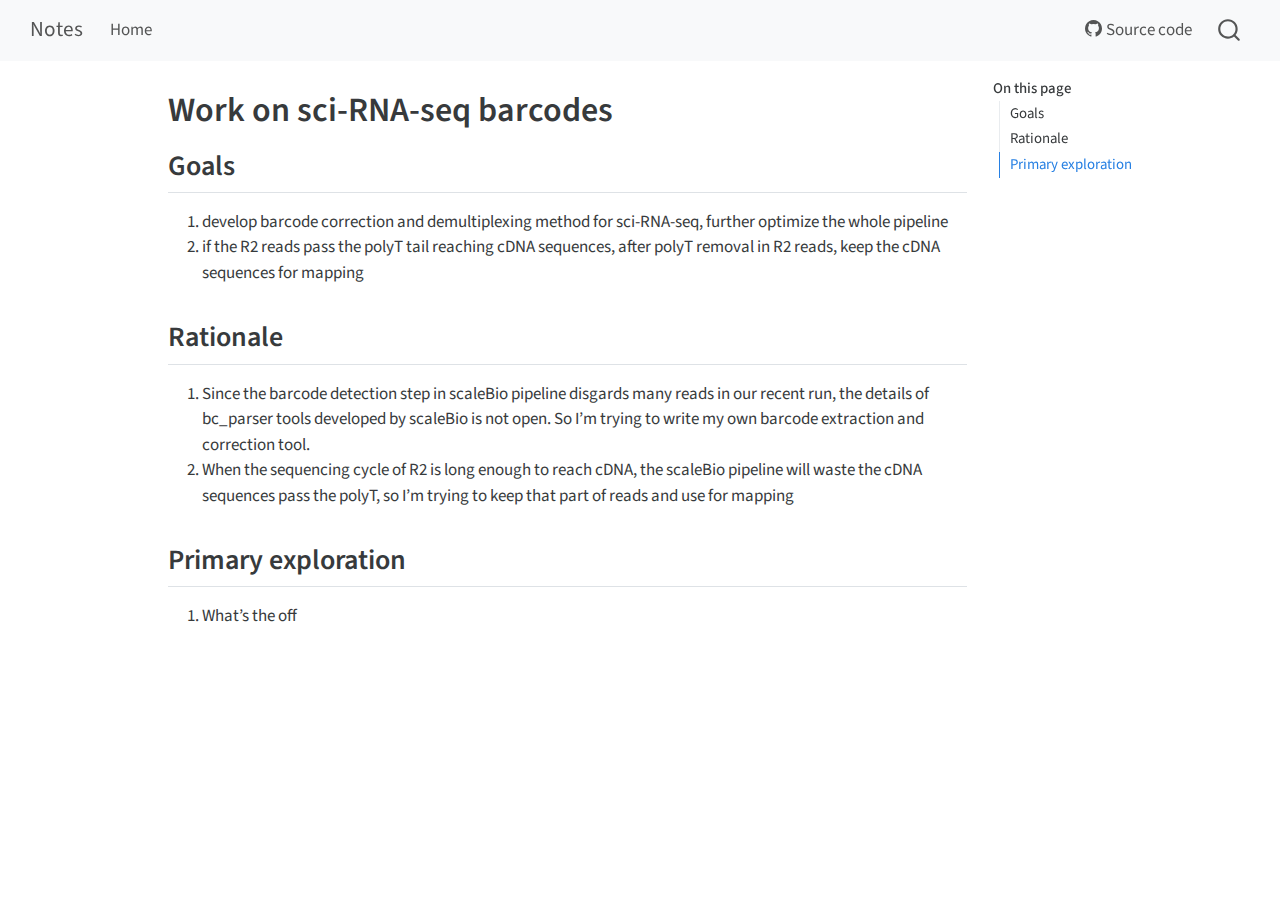
<file: docs/notes.html>
<!DOCTYPE html>
<html xmlns="http://www.w3.org/1999/xhtml" lang="en" xml:lang="en"><head>

<meta charset="utf-8">
<meta name="generator" content="quarto-99.9.9">

<meta name="viewport" content="width=device-width, initial-scale=1.0, user-scalable=yes">


<title>Notes - Work on sci-RNA-seq barcodes</title>
<style>
code{white-space: pre-wrap;}
span.smallcaps{font-variant: small-caps;}
div.columns{display: flex; gap: min(4vw, 1.5em);}
div.column{flex: auto; overflow-x: auto;}
div.hanging-indent{margin-left: 1.5em; text-indent: -1.5em;}
ul.task-list{list-style: none;}
ul.task-list li input[type="checkbox"] {
  width: 0.8em;
  margin: 0 0.8em 0.2em -1em; /* quarto-specific, see https://github.com/quarto-dev/quarto-cli/issues/4556 */ 
  vertical-align: middle;
}
</style>


<script src="site_libs/quarto-nav/quarto-nav.js"></script>
<script src="site_libs/quarto-nav/headroom.min.js"></script>
<script src="site_libs/clipboard/clipboard.min.js"></script>
<script src="site_libs/quarto-search/autocomplete.umd.js"></script>
<script src="site_libs/quarto-search/fuse.min.js"></script>
<script src="site_libs/quarto-search/quarto-search.js"></script>
<meta name="quarto:offset" content="./">
<script src="site_libs/quarto-html/quarto.js"></script>
<script src="site_libs/quarto-html/popper.min.js"></script>
<script src="site_libs/quarto-html/tippy.umd.min.js"></script>
<script src="site_libs/quarto-html/anchor.min.js"></script>
<link href="site_libs/quarto-html/tippy.css" rel="stylesheet">
<link href="site_libs/quarto-html/quarto-syntax-highlighting.css" rel="stylesheet" id="quarto-text-highlighting-styles">
<script src="site_libs/bootstrap/bootstrap.min.js"></script>
<link href="site_libs/bootstrap/bootstrap-icons.css" rel="stylesheet">
<link href="site_libs/bootstrap/bootstrap.min.css" rel="stylesheet" id="quarto-bootstrap" data-mode="light">
<script id="quarto-search-options" type="application/json">{
  "location": "navbar",
  "copy-button": false,
  "collapse-after": 3,
  "panel-placement": "end",
  "type": "overlay",
  "limit": 50,
  "keyboard-shortcut": [
    "f",
    "/",
    "s"
  ],
  "show-item-context": false,
  "language": {
    "search-no-results-text": "No results",
    "search-matching-documents-text": "matching documents",
    "search-copy-link-title": "Copy link to search",
    "search-hide-matches-text": "Hide additional matches",
    "search-more-match-text": "more match in this document",
    "search-more-matches-text": "more matches in this document",
    "search-clear-button-title": "Clear",
    "search-detached-cancel-button-title": "Cancel",
    "search-submit-button-title": "Submit",
    "search-label": "Search"
  }
}</script>


<link rel="stylesheet" href="styles.css">
</head>

<body class="nav-fixed">

<div id="quarto-search-results"></div>
  <header id="quarto-header" class="headroom fixed-top">
    <nav class="navbar navbar-expand-lg " data-bs-theme="dark">
      <div class="navbar-container container-fluid">
      <div class="navbar-brand-container mx-auto">
    <a class="navbar-brand" href="./index.html">
    <span class="navbar-title">Notes</span>
    </a>
  </div>
            <div id="quarto-search" class="" title="Search"></div>
          <button class="navbar-toggler" type="button" data-bs-toggle="collapse" data-bs-target="#navbarCollapse" aria-controls="navbarCollapse" aria-expanded="false" aria-label="Toggle navigation" onclick="if (window.quartoToggleHeadroom) { window.quartoToggleHeadroom(); }">
  <span class="navbar-toggler-icon"></span>
</button>
          <div class="collapse navbar-collapse" id="navbarCollapse">
            <ul class="navbar-nav navbar-nav-scroll me-auto">
  <li class="nav-item">
    <a class="nav-link" href="./index.html"> 
<span class="menu-text">Home</span></a>
  </li>  
</ul>
            <ul class="navbar-nav navbar-nav-scroll ms-auto">
  <li class="nav-item">
    <a class="nav-link" href="https://github.com/mmyoung/notebook-241114"> <i class="bi bi-github" role="img">
</i> 
<span class="menu-text">Source code</span></a>
  </li>  
</ul>
          </div> <!-- /navcollapse -->
          <div class="quarto-navbar-tools">
</div>
      </div> <!-- /container-fluid -->
    </nav>
</header>
<!-- content -->
<div id="quarto-content" class="quarto-container page-columns page-rows-contents page-layout-article page-navbar">
<!-- sidebar -->
<!-- margin-sidebar -->
    <div id="quarto-margin-sidebar" class="sidebar margin-sidebar">
        <nav id="TOC" role="doc-toc" class="toc-active">
    <h2 id="toc-title">On this page</h2>
   
  <ul>
  <li><a href="#goals" id="toc-goals" class="nav-link active" data-scroll-target="#goals">Goals</a></li>
  <li><a href="#rationale" id="toc-rationale" class="nav-link" data-scroll-target="#rationale">Rationale</a></li>
  <li><a href="#primary-exploration" id="toc-primary-exploration" class="nav-link" data-scroll-target="#primary-exploration">Primary exploration</a></li>
  </ul>
</nav>
    </div>
<!-- main -->
<main class="content" id="quarto-document-content">

<header id="title-block-header" class="quarto-title-block default">
<div class="quarto-title">
<h1 class="title">Work on sci-RNA-seq barcodes</h1>
</div>



<div class="quarto-title-meta">

    
  
    
  </div>
  


</header>


<section id="goals" class="level2">
<h2 class="anchored" data-anchor-id="goals">Goals</h2>
<ol type="1">
<li>develop barcode correction and demultiplexing method for sci-RNA-seq, further optimize the whole pipeline</li>
<li>if the R2 reads pass the polyT tail reaching cDNA sequences, after polyT removal in R2 reads, keep the cDNA sequences for mapping</li>
</ol>
</section>
<section id="rationale" class="level2">
<h2 class="anchored" data-anchor-id="rationale">Rationale</h2>
<ol type="1">
<li>Since the barcode detection step in scaleBio pipeline disgards many reads in our recent run, the details of bc_parser tools developed by scaleBio is not open. So I’m trying to write my own barcode extraction and correction tool.</li>
<li>When the sequencing cycle of R2 is long enough to reach cDNA, the scaleBio pipeline will waste the cDNA sequences pass the polyT, so I’m trying to keep that part of reads and use for mapping</li>
</ol>
</section>
<section id="primary-exploration" class="level2">
<h2 class="anchored" data-anchor-id="primary-exploration">Primary exploration</h2>
<ol type="1">
<li>What’s the off</li>
</ol>


</section>

</main> <!-- /main -->
<script id="quarto-html-after-body" type="application/javascript">
window.document.addEventListener("DOMContentLoaded", function (event) {
  const toggleBodyColorMode = (bsSheetEl) => {
    const mode = bsSheetEl.getAttribute("data-mode");
    const bodyEl = window.document.querySelector("body");
    if (mode === "dark") {
      bodyEl.classList.add("quarto-dark");
      bodyEl.classList.remove("quarto-light");
    } else {
      bodyEl.classList.add("quarto-light");
      bodyEl.classList.remove("quarto-dark");
    }
  }
  const toggleBodyColorPrimary = () => {
    const bsSheetEl = window.document.querySelector("link#quarto-bootstrap");
    if (bsSheetEl) {
      toggleBodyColorMode(bsSheetEl);
    }
  }
  toggleBodyColorPrimary();  
  const icon = "";
  const anchorJS = new window.AnchorJS();
  anchorJS.options = {
    placement: 'right',
    icon: icon
  };
  anchorJS.add('.anchored');
  const isCodeAnnotation = (el) => {
    for (const clz of el.classList) {
      if (clz.startsWith('code-annotation-')) {                     
        return true;
      }
    }
    return false;
  }
  const clipboard = new window.ClipboardJS('.code-copy-button', {
    text: function(trigger) {
      const codeEl = trigger.previousElementSibling.cloneNode(true);
      for (const childEl of codeEl.children) {
        if (isCodeAnnotation(childEl)) {
          childEl.remove();
        }
      }
      return codeEl.innerText;
    }
  });
  clipboard.on('success', function(e) {
    // button target
    const button = e.trigger;
    // don't keep focus
    button.blur();
    // flash "checked"
    button.classList.add('code-copy-button-checked');
    var currentTitle = button.getAttribute("title");
    button.setAttribute("title", "Copied!");
    let tooltip;
    if (window.bootstrap) {
      button.setAttribute("data-bs-toggle", "tooltip");
      button.setAttribute("data-bs-placement", "left");
      button.setAttribute("data-bs-title", "Copied!");
      tooltip = new bootstrap.Tooltip(button, 
        { trigger: "manual", 
          customClass: "code-copy-button-tooltip",
          offset: [0, -8]});
      tooltip.show();    
    }
    setTimeout(function() {
      if (tooltip) {
        tooltip.hide();
        button.removeAttribute("data-bs-title");
        button.removeAttribute("data-bs-toggle");
        button.removeAttribute("data-bs-placement");
      }
      button.setAttribute("title", currentTitle);
      button.classList.remove('code-copy-button-checked');
    }, 1000);
    // clear code selection
    e.clearSelection();
  });
  function tippyHover(el, contentFn, onTriggerFn, onUntriggerFn) {
    const config = {
      allowHTML: true,
      maxWidth: 500,
      delay: 100,
      arrow: false,
      appendTo: function(el) {
          return el.parentElement;
      },
      interactive: true,
      interactiveBorder: 10,
      theme: 'quarto',
      placement: 'bottom-start',
    };
    if (contentFn) {
      config.content = contentFn;
    }
    if (onTriggerFn) {
      config.onTrigger = onTriggerFn;
    }
    if (onUntriggerFn) {
      config.onUntrigger = onUntriggerFn;
    }
    window.tippy(el, config); 
  }
  const noterefs = window.document.querySelectorAll('a[role="doc-noteref"]');
  for (var i=0; i<noterefs.length; i++) {
    const ref = noterefs[i];
    tippyHover(ref, function() {
      // use id or data attribute instead here
      let href = ref.getAttribute('data-footnote-href') || ref.getAttribute('href');
      try { href = new URL(href).hash; } catch {}
      const id = href.replace(/^#\/?/, "");
      const note = window.document.getElementById(id);
      return note.innerHTML;
    });
  }
  const xrefs = window.document.querySelectorAll('a.quarto-xref');
  const processXRef = (id, note) => {
    // Strip column container classes
    const stripColumnClz = (el) => {
      el.classList.remove("page-full", "page-columns");
      if (el.children) {
        for (const child of el.children) {
          stripColumnClz(child);
        }
      }
    }
    stripColumnClz(note)
    const typesetMath = (el) => {
      if (window.MathJax) {
        // MathJax Typeset
        window.MathJax.typeset([el]);
      } else if (window.katex) {
        // KaTeX Render
        var mathElements = el.getElementsByClassName("math");
        var macros = [];
        for (var i = 0; i < mathElements.length; i++) {
          var texText = mathElements[i].firstChild;
          if (mathElements[i].tagName == "SPAN") {
            window.katex.render(texText.data, mathElements[i], {
              displayMode: mathElements[i].classList.contains('display'),
              throwOnError: false,
              macros: macros,
              fleqn: false
            });
          }
        }
      }
    }
    if (id === null || id.startsWith('sec-')) {
      // Special case sections, only their first couple elements
      const container = document.createElement("div");
      if (note.children && note.children.length > 2) {
        for (let i = 0; i < 2; i++) {
          container.appendChild(note.children[i].cloneNode(true));
        }
        typesetMath(container);
        return container.innerHTML
      } else {
        typesetMath(note);
        return note.innerHTML;
      }
    } else {
      // Remove any anchor links if they are present
      const anchorLink = note.querySelector('a.anchorjs-link');
      if (anchorLink) {
        anchorLink.remove();
      }
      typesetMath(note);
      return note.innerHTML;
    }
  }
  for (var i=0; i<xrefs.length; i++) {
    const xref = xrefs[i];
    tippyHover(xref, undefined, function(instance) {
      instance.disable();
      let url = xref.getAttribute('href');
      let hash = undefined; 
      if (url.startsWith('#')) {
        hash = url;
      } else {
        try { hash = new URL(url).hash; } catch {}
      }
      if (hash) {
        const id = hash.replace(/^#\/?/, "");
        const note = window.document.getElementById(id);
        if (note !== null) {
          try {
            const html = processXRef(id, note.cloneNode(true));
            instance.setContent(html);
          } finally {
            instance.enable();
            instance.show();
          }
        } else {
          // See if we can fetch this
          fetch(url.split('#')[0])
          .then(res => res.text())
          .then(html => {
            const parser = new DOMParser();
            const htmlDoc = parser.parseFromString(html, "text/html");
            const note = htmlDoc.getElementById(id);
            if (note !== null) {
              const html = processXRef(id, note);
              instance.setContent(html);
            } 
          }).finally(() => {
            instance.enable();
            instance.show();
          });
        }
      } else {
        // See if we can fetch a full url (with no hash to target)
        // This is a special case and we should probably do some content thinning / targeting
        fetch(url)
        .then(res => res.text())
        .then(html => {
          const parser = new DOMParser();
          const htmlDoc = parser.parseFromString(html, "text/html");
          const note = htmlDoc.querySelector('main.content');
          if (note !== null) {
            // This should only happen for chapter cross references
            // (since there is no id in the URL)
            // remove the first header
            if (note.children.length > 0 && note.children[0].tagName === "HEADER") {
              note.children[0].remove();
            }
            const html = processXRef(null, note);
            instance.setContent(html);
          } 
        }).finally(() => {
          instance.enable();
          instance.show();
        });
      }
    }, function(instance) {
    });
  }
      let selectedAnnoteEl;
      const selectorForAnnotation = ( cell, annotation) => {
        let cellAttr = 'data-code-cell="' + cell + '"';
        let lineAttr = 'data-code-annotation="' +  annotation + '"';
        const selector = 'span[' + cellAttr + '][' + lineAttr + ']';
        return selector;
      }
      const selectCodeLines = (annoteEl) => {
        const doc = window.document;
        const targetCell = annoteEl.getAttribute("data-target-cell");
        const targetAnnotation = annoteEl.getAttribute("data-target-annotation");
        const annoteSpan = window.document.querySelector(selectorForAnnotation(targetCell, targetAnnotation));
        const lines = annoteSpan.getAttribute("data-code-lines").split(",");
        const lineIds = lines.map((line) => {
          return targetCell + "-" + line;
        })
        let top = null;
        let height = null;
        let parent = null;
        if (lineIds.length > 0) {
            //compute the position of the single el (top and bottom and make a div)
            const el = window.document.getElementById(lineIds[0]);
            top = el.offsetTop;
            height = el.offsetHeight;
            parent = el.parentElement.parentElement;
          if (lineIds.length > 1) {
            const lastEl = window.document.getElementById(lineIds[lineIds.length - 1]);
            const bottom = lastEl.offsetTop + lastEl.offsetHeight;
            height = bottom - top;
          }
          if (top !== null && height !== null && parent !== null) {
            // cook up a div (if necessary) and position it 
            let div = window.document.getElementById("code-annotation-line-highlight");
            if (div === null) {
              div = window.document.createElement("div");
              div.setAttribute("id", "code-annotation-line-highlight");
              div.style.position = 'absolute';
              parent.appendChild(div);
            }
            div.style.top = top - 2 + "px";
            div.style.height = height + 4 + "px";
            div.style.left = 0;
            let gutterDiv = window.document.getElementById("code-annotation-line-highlight-gutter");
            if (gutterDiv === null) {
              gutterDiv = window.document.createElement("div");
              gutterDiv.setAttribute("id", "code-annotation-line-highlight-gutter");
              gutterDiv.style.position = 'absolute';
              const codeCell = window.document.getElementById(targetCell);
              const gutter = codeCell.querySelector('.code-annotation-gutter');
              gutter.appendChild(gutterDiv);
            }
            gutterDiv.style.top = top - 2 + "px";
            gutterDiv.style.height = height + 4 + "px";
          }
          selectedAnnoteEl = annoteEl;
        }
      };
      const unselectCodeLines = () => {
        const elementsIds = ["code-annotation-line-highlight", "code-annotation-line-highlight-gutter"];
        elementsIds.forEach((elId) => {
          const div = window.document.getElementById(elId);
          if (div) {
            div.remove();
          }
        });
        selectedAnnoteEl = undefined;
      };
        // Handle positioning of the toggle
    window.addEventListener(
      "resize",
      throttle(() => {
        elRect = undefined;
        if (selectedAnnoteEl) {
          selectCodeLines(selectedAnnoteEl);
        }
      }, 10)
    );
    function throttle(fn, ms) {
    let throttle = false;
    let timer;
      return (...args) => {
        if(!throttle) { // first call gets through
            fn.apply(this, args);
            throttle = true;
        } else { // all the others get throttled
            if(timer) clearTimeout(timer); // cancel #2
            timer = setTimeout(() => {
              fn.apply(this, args);
              timer = throttle = false;
            }, ms);
        }
      };
    }
      // Attach click handler to the DT
      const annoteDls = window.document.querySelectorAll('dt[data-target-cell]');
      for (const annoteDlNode of annoteDls) {
        annoteDlNode.addEventListener('click', (event) => {
          const clickedEl = event.target;
          if (clickedEl !== selectedAnnoteEl) {
            unselectCodeLines();
            const activeEl = window.document.querySelector('dt[data-target-cell].code-annotation-active');
            if (activeEl) {
              activeEl.classList.remove('code-annotation-active');
            }
            selectCodeLines(clickedEl);
            clickedEl.classList.add('code-annotation-active');
          } else {
            // Unselect the line
            unselectCodeLines();
            clickedEl.classList.remove('code-annotation-active');
          }
        });
      }
  const findCites = (el) => {
    const parentEl = el.parentElement;
    if (parentEl) {
      const cites = parentEl.dataset.cites;
      if (cites) {
        return {
          el,
          cites: cites.split(' ')
        };
      } else {
        return findCites(el.parentElement)
      }
    } else {
      return undefined;
    }
  };
  var bibliorefs = window.document.querySelectorAll('a[role="doc-biblioref"]');
  for (var i=0; i<bibliorefs.length; i++) {
    const ref = bibliorefs[i];
    const citeInfo = findCites(ref);
    if (citeInfo) {
      tippyHover(citeInfo.el, function() {
        var popup = window.document.createElement('div');
        citeInfo.cites.forEach(function(cite) {
          var citeDiv = window.document.createElement('div');
          citeDiv.classList.add('hanging-indent');
          citeDiv.classList.add('csl-entry');
          var biblioDiv = window.document.getElementById('ref-' + cite);
          if (biblioDiv) {
            citeDiv.innerHTML = biblioDiv.innerHTML;
          }
          popup.appendChild(citeDiv);
        });
        return popup.innerHTML;
      });
    }
  }
});
</script>
</div> <!-- /content -->




</body></html>
</file>
<file: docs/site_libs/quarto-html/tippy.css>
.tippy-box[data-animation=fade][data-state=hidden]{opacity:0}[data-tippy-root]{max-width:calc(100vw - 10px)}.tippy-box{position:relative;background-color:#333;color:#fff;border-radius:4px;font-size:14px;line-height:1.4;white-space:normal;outline:0;transition-property:transform,visibility,opacity}.tippy-box[data-placement^=top]>.tippy-arrow{bottom:0}.tippy-box[data-placement^=top]>.tippy-arrow:before{bottom:-7px;left:0;border-width:8px 8px 0;border-top-color:initial;transform-origin:center top}.tippy-box[data-placement^=bottom]>.tippy-arrow{top:0}.tippy-box[data-placement^=bottom]>.tippy-arrow:before{top:-7px;left:0;border-width:0 8px 8px;border-bottom-color:initial;transform-origin:center bottom}.tippy-box[data-placement^=left]>.tippy-arrow{right:0}.tippy-box[data-placement^=left]>.tippy-arrow:before{border-width:8px 0 8px 8px;border-left-color:initial;right:-7px;transform-origin:center left}.tippy-box[data-placement^=right]>.tippy-arrow{left:0}.tippy-box[data-placement^=right]>.tippy-arrow:before{left:-7px;border-width:8px 8px 8px 0;border-right-color:initial;transform-origin:center right}.tippy-box[data-inertia][data-state=visible]{transition-timing-function:cubic-bezier(.54,1.5,.38,1.11)}.tippy-arrow{width:16px;height:16px;color:#333}.tippy-arrow:before{content:"";position:absolute;border-color:transparent;border-style:solid}.tippy-content{position:relative;padding:5px 9px;z-index:1}
</file>
<file: docs/site_libs/quarto-html/quarto-syntax-highlighting.css>
/* quarto syntax highlight colors */
:root {
  --quarto-hl-ot-color: #003B4F;
  --quarto-hl-at-color: #657422;
  --quarto-hl-ss-color: #20794D;
  --quarto-hl-an-color: #5E5E5E;
  --quarto-hl-fu-color: #4758AB;
  --quarto-hl-st-color: #20794D;
  --quarto-hl-cf-color: #003B4F;
  --quarto-hl-op-color: #5E5E5E;
  --quarto-hl-er-color: #AD0000;
  --quarto-hl-bn-color: #AD0000;
  --quarto-hl-al-color: #AD0000;
  --quarto-hl-va-color: #111111;
  --quarto-hl-bu-color: inherit;
  --quarto-hl-ex-color: inherit;
  --quarto-hl-pp-color: #AD0000;
  --quarto-hl-in-color: #5E5E5E;
  --quarto-hl-vs-color: #20794D;
  --quarto-hl-wa-color: #5E5E5E;
  --quarto-hl-do-color: #5E5E5E;
  --quarto-hl-im-color: #00769E;
  --quarto-hl-ch-color: #20794D;
  --quarto-hl-dt-color: #AD0000;
  --quarto-hl-fl-color: #AD0000;
  --quarto-hl-co-color: #5E5E5E;
  --quarto-hl-cv-color: #5E5E5E;
  --quarto-hl-cn-color: #8f5902;
  --quarto-hl-sc-color: #5E5E5E;
  --quarto-hl-dv-color: #AD0000;
  --quarto-hl-kw-color: #003B4F;
}

/* other quarto variables */
:root {
  --quarto-font-monospace: SFMono-Regular, Menlo, Monaco, Consolas, "Liberation Mono", "Courier New", monospace;
}

pre > code.sourceCode > span {
  color: #003B4F;
}

code span {
  color: #003B4F;
}

code.sourceCode > span {
  color: #003B4F;
}

div.sourceCode,
div.sourceCode pre.sourceCode {
  color: #003B4F;
}

code span.ot {
  color: #003B4F;
  font-style: inherit;
}

code span.at {
  color: #657422;
  font-style: inherit;
}

code span.ss {
  color: #20794D;
  font-style: inherit;
}

code span.an {
  color: #5E5E5E;
  font-style: inherit;
}

code span.fu {
  color: #4758AB;
  font-style: inherit;
}

code span.st {
  color: #20794D;
  font-style: inherit;
}

code span.cf {
  color: #003B4F;
  font-style: inherit;
}

code span.op {
  color: #5E5E5E;
  font-style: inherit;
}

code span.er {
  color: #AD0000;
  font-style: inherit;
}

code span.bn {
  color: #AD0000;
  font-style: inherit;
}

code span.al {
  color: #AD0000;
  font-style: inherit;
}

code span.va {
  color: #111111;
  font-style: inherit;
}

code span.bu {
  font-style: inherit;
}

code span.ex {
  font-style: inherit;
}

code span.pp {
  color: #AD0000;
  font-style: inherit;
}

code span.in {
  color: #5E5E5E;
  font-style: inherit;
}

code span.vs {
  color: #20794D;
  font-style: inherit;
}

code span.wa {
  color: #5E5E5E;
  font-style: italic;
}

code span.do {
  color: #5E5E5E;
  font-style: italic;
}

code span.im {
  color: #00769E;
  font-style: inherit;
}

code span.ch {
  color: #20794D;
  font-style: inherit;
}

code span.dt {
  color: #AD0000;
  font-style: inherit;
}

code span.fl {
  color: #AD0000;
  font-style: inherit;
}

code span.co {
  color: #5E5E5E;
  font-style: inherit;
}

code span.cv {
  color: #5E5E5E;
  font-style: italic;
}

code span.cn {
  color: #8f5902;
  font-style: inherit;
}

code span.sc {
  color: #5E5E5E;
  font-style: inherit;
}

code span.dv {
  color: #AD0000;
  font-style: inherit;
}

code span.kw {
  color: #003B4F;
  font-style: inherit;
}

.prevent-inlining {
  content: "</";
}

/*# sourceMappingURL=debc5d5d77c3f9108843748ff7464032.css.map */
</file>
<file: docs/styles.css>
/* css styles */
</file>
